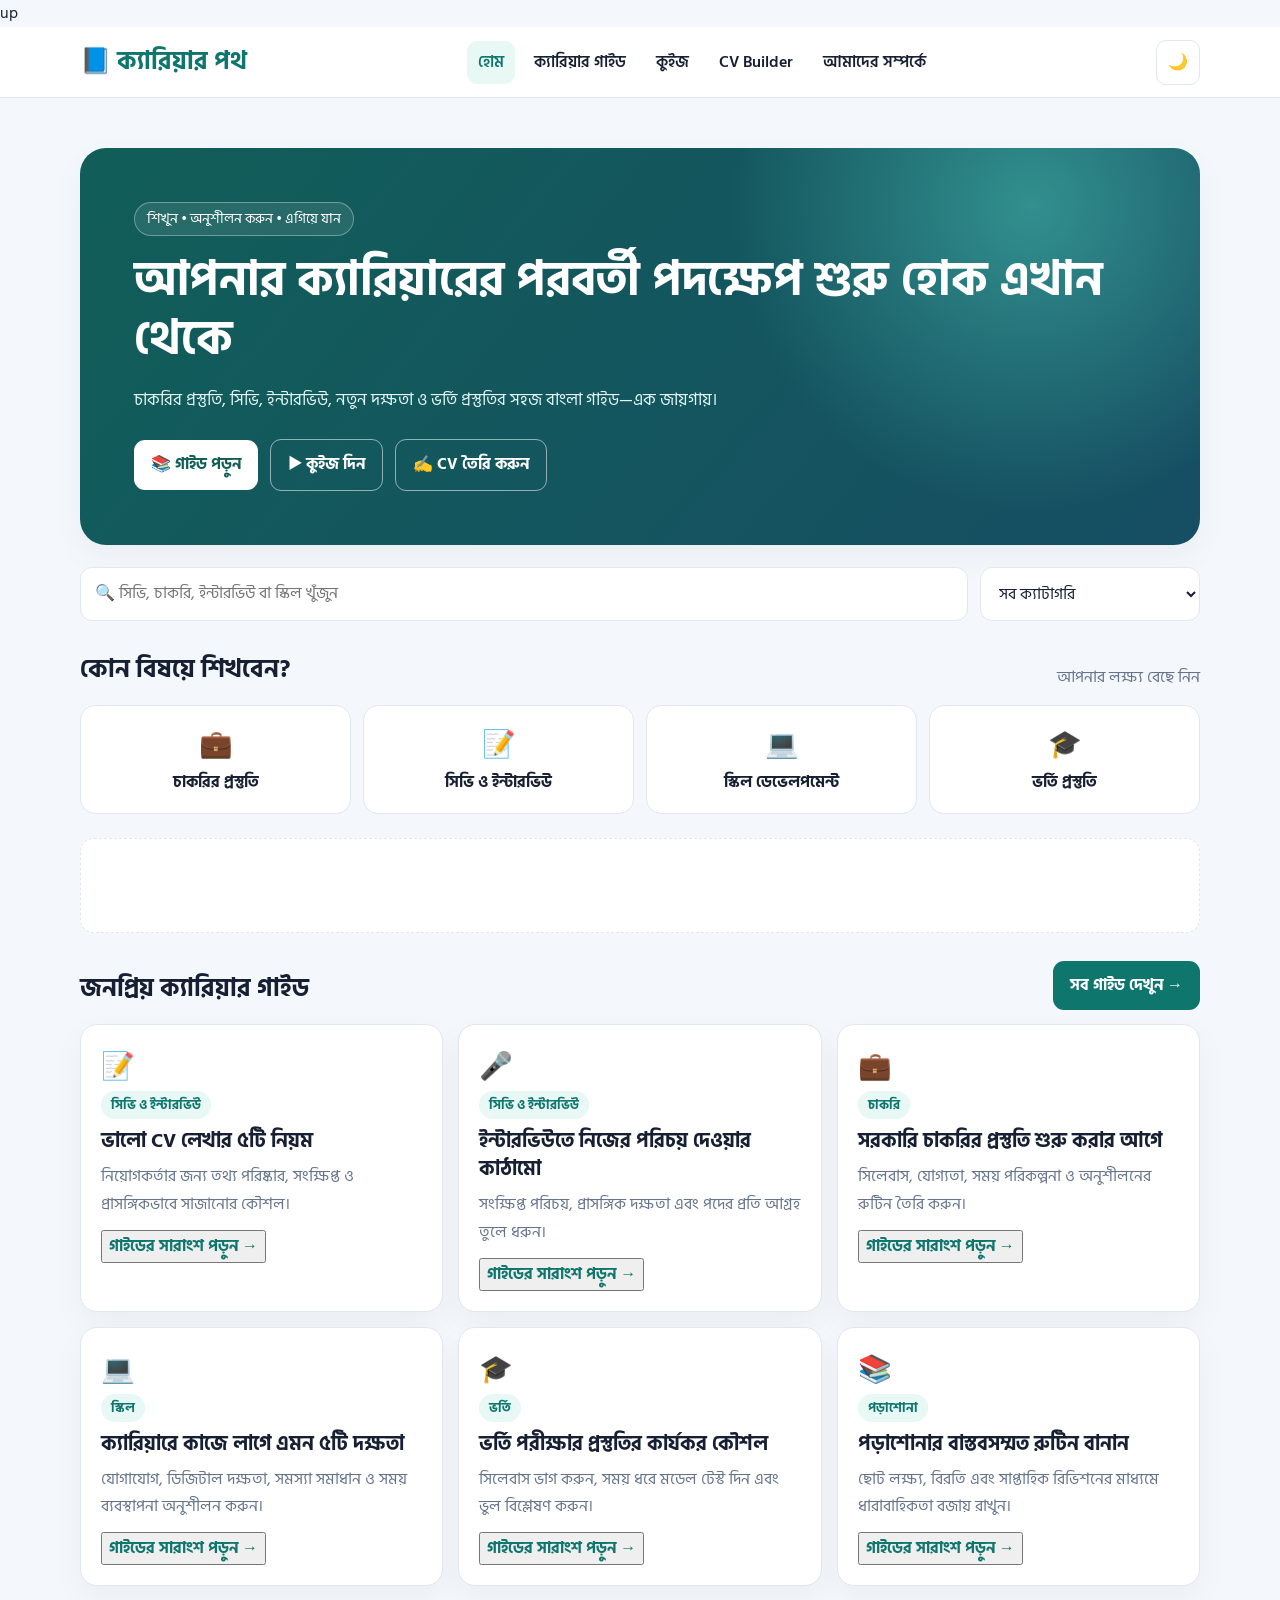
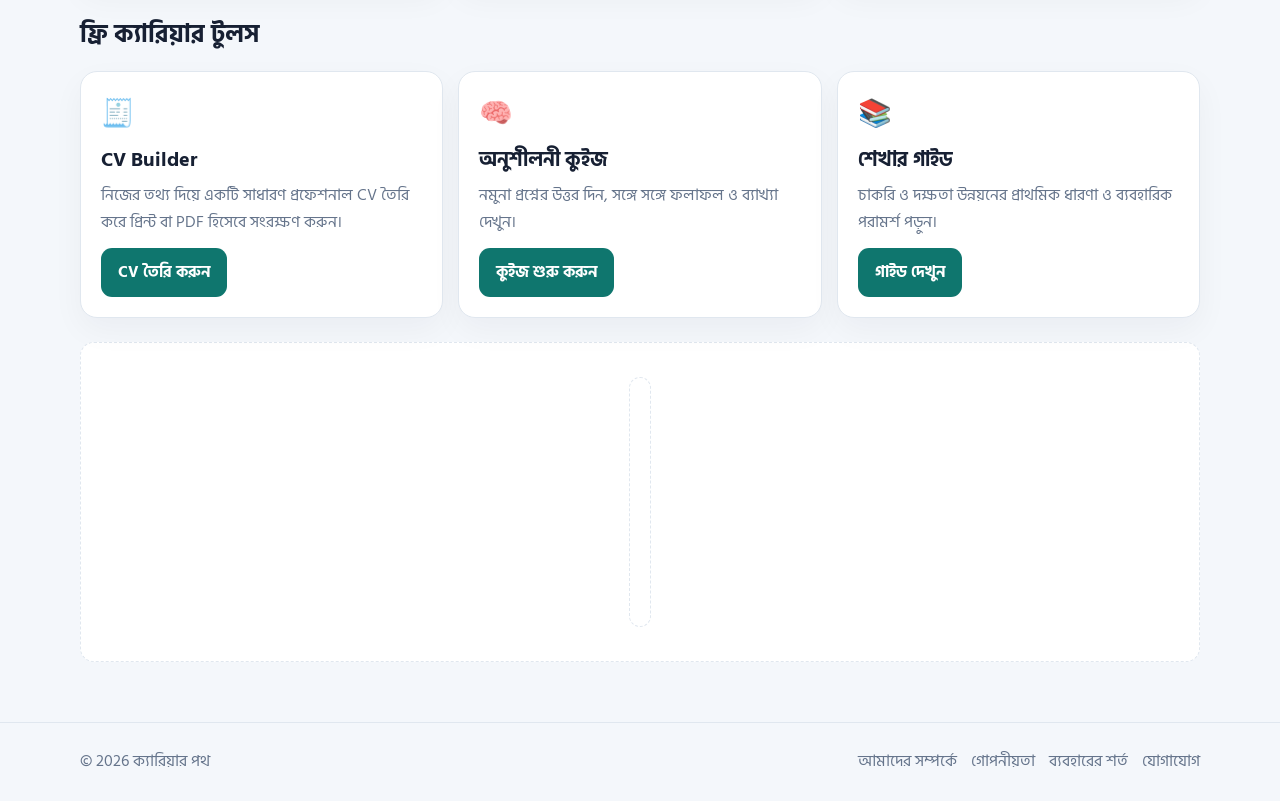
<file: index.html>
up<!DOCTYPE html>
<html lang="bn">
<head>
<meta charset="UTF-8">
<meta name="viewport" content="width=device-width, initial-scale=1">
<meta name="theme-color" content="#0f766e">
<title>ক্যারিয়ার পথ — শিক্ষা, চাকরি ও ক্যারিয়ার গাইড</title>
<meta name="description" content="বাংলায় ক্যারিয়ার গাইড, CV Builder, চাকরির প্রস্তুতি, ইন্টারভিউ টিপস ও অনুশীলনী কুইজ।">
<link rel="canonical" href="https://rifathossain122100-dev.github.io/">
<link rel="preconnect" href="https://fonts.googleapis.com">
<link href="https://fonts.googleapis.com/css2?family=Hind+Siliguri:wght@400;500;600;700&display=swap" rel="stylesheet">
<style>
:root{--bg:#f4f7fb;--card:#fff;--text:#172033;--muted:#65748b;--primary:#0f766e;--primary2:#115e59;--border:#e0e7ef;--soft:#e7f8f5;--shadow:0 12px 32px #0f172a0b}
body.dark{--bg:#0b1220;--card:#121d2e;--text:#edf4ff;--muted:#a6b4c8;--primary:#5eead4;--primary2:#99f6e4;--border:#29374b;--soft:#14312f;--shadow:0 12px 32px #0003}
*{box-sizing:border-box}html{scroll-behavior:smooth}body{margin:0;background:var(--bg);color:var(--text);font-family:'Hind Siliguri',sans-serif;line-height:1.7}a{color:inherit;text-decoration:none}button,input,textarea,select{font:inherit}button{cursor:pointer}.wrap{width:min(1120px,92%);margin:auto}
header{position:sticky;top:0;z-index:20;background:var(--card);border-bottom:1px solid var(--border)}.nav{min-height:70px;display:flex;align-items:center;justify-content:space-between;gap:16px;flex-wrap:wrap}.brand{font-size:25px;font-weight:700;color:var(--primary)}nav{display:flex;gap:8px;flex-wrap:wrap}nav button,.icon-btn{border:0;background:transparent;color:var(--text);padding:8px 11px;border-radius:10px;font-weight:600}nav button:hover,nav button.active{background:var(--soft);color:var(--primary)}.icon-btn{border:1px solid var(--border)}
main{padding-bottom:36px}.hero{margin:26px 0 22px;padding:clamp(26px,5vw,54px);border-radius:26px;color:white;background:radial-gradient(circle at 85% 15%,#5eead466,transparent 30%),linear-gradient(130deg,#115e59,#164e63);box-shadow:var(--shadow)}.pill{display:inline-block;border:1px solid #ffffff55;background:#ffffff18;border-radius:30px;padding:4px 12px;font-size:14px}.hero h1{font-size:clamp(30px,5vw,47px);line-height:1.25;margin:16px 0 12px}.hero p{max-width:680px;color:#e1f7f4;font-size:17px}.btn{display:inline-flex;align-items:center;justify-content:center;gap:7px;border:0;border-radius:11px;padding:11px 17px;background:var(--primary);color:white;font-weight:700}.hero .btn{background:#fff;color:#115e59;margin:7px 8px 0 0}.hero .btn.outline{background:transparent;color:white;border:1px solid #ffffff88}.section-head{display:flex;align-items:end;justify-content:space-between;gap:12px;margin:28px 0 14px}.section-head h2{font-size:25px;margin:0}.muted{color:var(--muted)}.searchrow{display:grid;grid-template-columns:1fr 220px;gap:12px;margin:20px 0}.field{width:100%;padding:12px 14px;border:1px solid var(--border);border-radius:12px;background:var(--card);color:var(--text);outline-color:var(--primary)}.grid{display:grid;grid-template-columns:repeat(3,minmax(0,1fr));gap:15px}.card{background:var(--card);border:1px solid var(--border);border-radius:17px;padding:20px;box-shadow:var(--shadow);min-width:0}.card h3{margin:8px 0;font-size:20px;line-height:1.4}.card p{color:var(--muted);margin:0 0 12px}.tag{display:inline-block;background:var(--soft);color:var(--primary);padding:3px 10px;border-radius:30px;font-size:13px;font-weight:700}.emoji{font-size:27px}.read{color:var(--primary);font-weight:700}.category-grid{display:grid;grid-template-columns:repeat(4,1fr);gap:12px}.category{background:var(--card);border:1px solid var(--border);border-radius:15px;padding:17px 10px;text-align:center;color:var(--text);font-weight:700}.category span{display:block;font-size:27px}.adslot{min-height:95px;margin:24px 0;background:var(--card);border:1px dashed var(--border);border-radius:14px;display:grid;place-items:center;text-align:center;padding:12px;color:var(--muted);overflow:hidden}.adslot small{display:block;font-size:11px}.page{display:none;padding-top:24px}.page.active{display:block}.page-intro{margin-bottom:20px}.two-col{display:grid;grid-template-columns:1fr 1fr;gap:16px}.formgrid{display:grid;grid-template-columns:1fr 1fr;gap:12px}.formgrid .full{grid-column:1/-1}.label{display:block;font-weight:600;margin-bottom:5px}.quiz-option{display:block;width:100%;text-align:left;padding:12px;margin:8px 0;border:1px solid var(--border);border-radius:11px;background:var(--card);color:var(--text)}.quiz-option:hover{border-color:var(--primary)}.quiz-option.correct{background:#dcfce7;color:#166534;border-color:#86efac}.quiz-option.wrong{background:#fee2e2;color:#991b1b;border-color:#fca5a5}.notice{padding:13px 15px;border-radius:12px;background:var(--soft);color:var(--text);margin:12px 0}.resume-preview{background:white;color:#172033;padding:28px;border:1px solid #d1d5db;border-radius:8px;min-height:260px}.resume-preview h2{margin:0;color:#115e59}.resume-preview hr{border:0;border-top:2px solid #0f766e;margin:10px 0}.resume-preview h3{margin:12px 0 3px}.resume-preview p{margin:3px 0}.footer{border-top:1px solid var(--border);padding:25px 0;color:var(--muted)}.footer-inner{display:flex;justify-content:space-between;gap:12px;flex-wrap:wrap}.footlinks{display:flex;gap:14px;flex-wrap:wrap}.empty{text-align:center;padding:25px;color:var(--muted);grid-column:1/-1}.small{font-size:13px}.hide{display:none!important}
@media(max-width:760px){.nav{padding:10px 0}.nav nav{order:3;width:100%;overflow-x:auto;flex-wrap:nowrap;padding-bottom:4px}.nav nav button{white-space:nowrap}.grid{grid-template-columns:1fr}.category-grid{grid-template-columns:repeat(2,1fr)}.searchrow,.two-col{grid-template-columns:1fr}.formgrid{grid-template-columns:1fr}.formgrid .full{grid-column:auto}.section-head{align-items:start;flex-direction:column}}
@media print{header,.hero,.no-print,.footer{display:none!important}body{background:white}.wrap{width:100%}.page{display:none!important}#cvPage{display:block!important}.resume-preview{border:0;padding:0}}
</style>
</head>
<body>
<header>
 <div class="wrap nav">
  <a href="#" class="brand" data-page="home">📘 ক্যারিয়ার পথ</a>
  <nav aria-label="প্রধান নেভিগেশন">
   <button class="active" data-page="home">হোম</button>
   <button data-page="guides">ক্যারিয়ার গাইড</button>
   <button data-page="quiz">কুইজ</button>
   <button data-page="cv">CV Builder</button>
   <button data-page="about">আমাদের সম্পর্কে</button>
  </nav>
  <button class="icon-btn" id="themeToggle" aria-label="থিম পরিবর্তন">🌙</button>
 </div>
</header>
<main class="wrap">
<section id="homePage" class="page active">
 <div class="hero">
  <span class="pill">শিখুন • অনুশীলন করুন • এগিয়ে যান</span>
  <h1>আপনার ক্যারিয়ারের পরবর্তী পদক্ষেপ শুরু হোক এখান থেকে</h1>
  <p>চাকরির প্রস্তুতি, সিভি, ইন্টারভিউ, নতুন দক্ষতা ও ভর্তি প্রস্তুতির সহজ বাংলা গাইড—এক জায়গায়।</p>
  <button class="btn" data-page="guides">📚 গাইড পড়ুন</button>
  <button class="btn outline" data-page="quiz">▶ কুইজ দিন</button>
  <button class="btn outline" data-page="cv">✍️ CV তৈরি করুন</button>
 </div>
 <div class="searchrow">
  <input class="field" id="homeSearch" type="search" placeholder="🔍 সিভি, চাকরি, ইন্টারভিউ বা স্কিল খুঁজুন">
  <select class="field" id="homeCategory"><option value="সব">সব ক্যাটাগরি</option><option>চাকরি</option><option>সিভি ও ইন্টারভিউ</option><option>স্কিল</option><option>ভর্তি</option><option>পড়াশোনা</option></select>
 </div>
 <div class="section-head"><h2>কোন বিষয়ে শিখবেন?</h2><span class="muted">আপনার লক্ষ্য বেছে নিন</span></div>
 <div class="category-grid">
  <button class="category" data-filter="চাকরি"><span>💼</span>চাকরির প্রস্তুতি</button>
  <button class="category" data-filter="সিভি ও ইন্টারভিউ"><span>📝</span>সিভি ও ইন্টারভিউ</button>
  <button class="category" data-filter="স্কিল"><span>💻</span>স্কিল ডেভেলপমেন্ট</button>
  <button class="category" data-filter="ভর্তি"><span>🎓</span>ভর্তি প্রস্তুতি</button>
 </div>
 <div class="adslot" aria-label="বিজ্ঞাপন">
  <script async="async" data-cfasync="false" src="https://bauval.org/21/ec439798a4ac57d66d817106ff1d4ce7"></script>
  <div id="container-ec439798a4ac57d66d817106ff1d4ce7"></div>
</div>
 <div class="section-head"><h2>জনপ্রিয় ক্যারিয়ার গাইড</h2><button class="btn" data-page="guides">সব গাইড দেখুন →</button></div>
 <div class="grid" id="homeArticles"></div>
 <div class="section-head"><h2>ফ্রি ক্যারিয়ার টুলস</h2></div>
 <div class="grid">
  <article class="card"><div class="emoji">🧾</div><h3>CV Builder</h3><p>নিজের তথ্য দিয়ে একটি সাধারণ প্রফেশনাল CV তৈরি করে প্রিন্ট বা PDF হিসেবে সংরক্ষণ করুন।</p><button class="btn" data-page="cv">CV তৈরি করুন</button></article>
  <article class="card"><div class="emoji">🧠</div><h3>অনুশীলনী কুইজ</h3><p>নমুনা প্রশ্নের উত্তর দিন, সঙ্গে সঙ্গে ফলাফল ও ব্যাখ্যা দেখুন।</p><button class="btn" data-page="quiz">কুইজ শুরু করুন</button></article>
  <article class="card"><div class="emoji">📚</div><h3>শেখার গাইড</h3><p>চাকরি ও দক্ষতা উন্নয়নের প্রাথমিক ধারণা ও ব্যবহারিক পরামর্শ পড়ুন।</p><button class="btn" data-page="guides">গাইড দেখুন</button></article>
 </div>
</section>

<section id="guidesPage" class="page">
 <div class="page-intro"><span class="tag">CAREER LIBRARY</span><h1>ক্যারিয়ার গাইড ও শেখার লাইব্রেরি</h1><p class="muted">বিষয় বা কীওয়ার্ড দিয়ে গাইড খুঁজুন। প্রকাশিত তথ্যের তারিখ ও উৎস প্রতিটি নিবন্ধে যাচাই করুন।</p></div>
 <div class="searchrow"><input class="field" id="guideSearch" type="search" placeholder="গাইড খুঁজুন..."><select class="field" id="guideCategory"><option value="সব">সব ক্যাটাগরি</option><option>চাকরি</option><option>সিভি ও ইন্টারভিউ</option><option>স্কিল</option><option>ভর্তি</option><option>পড়াশোনা</option></select></div>
 <div class="grid" id="allArticles"></div>
 <div class="notice">তথ্যসংক্রান্ত সতর্কতা: এখানে দেওয়া গাইড সাধারণ শিক্ষামূলক তথ্য। চাকরির বিজ্ঞপ্তি, যোগ্যতা, তারিখ ও সরকারি নিয়ম সংশ্লিষ্ট অফিসিয়াল উৎস থেকে যাচাই করুন।</div>
</section>

<section id="quizPage" class="page">
 <div class="page-intro"><span class="tag">PRACTICE QUIZ</span><h1>ক্যারিয়ার প্রস্তুতি কুইজ</h1><p class="muted">এটি একটি নমুনা অনুশীলনী কুইজ—এটি কোনো অফিসিয়াল পরীক্ষার প্রশ্নপত্র নয়।</p></div>
 <div class="card" id="quizBox">
  <div class="section-head"><h2 id="quizProgress">প্রশ্ন ১</h2><span class="tag">নিজেকে যাচাই করুন</span></div>
  <h3 id="quizQuestion"></h3><div id="quizOptions"></div><p id="quizFeedback" aria-live="polite" class="muted"></p>
  <button class="btn" id="nextQuestion">পরের প্রশ্ন →</button>
  <button class="btn" id="restartQuiz" style="display:none">আবার শুরু করুন</button>
 </div>
</section>

<section id="cvPage" class="page">
 <div class="page-intro no-print"><span class="tag">FREE TOOL</span><h1>সহজ CV Builder</h1><p class="muted">নিজের সঠিক তথ্য লিখুন। Preview তৈরি করে Print চাপুন; প্রিন্ট ডায়ালগে “Save as PDF” নির্বাচন করা যায়। তথ্য এই ব্রাউজারে সার্ভারে পাঠানো হয় না।</p></div>
 <div class="two-col no-print">
  <form class="card" id="cvForm">
   <h2>আপনার তথ্য</h2>
   <div class="formgrid">
    <div class="full"><label class="label" for="cvName">পূর্ণ নাম *</label><input class="field" id="cvName" required placeholder="আপনার নাম"></div>
    <div><label class="label" for="cvEmail">ইমেইল</label><input class="field" id="cvEmail" type="email" placeholder="name@example.com"></div>
    <div><label class="label" for="cvPhone">ফোন</label><input class="field" id="cvPhone" placeholder="মোবাইল নম্বর"></div>
    <div class="full"><label class="label" for="cvAddress">ঠিকানা / শহর</label><input class="field" id="cvAddress" placeholder="শহর, জেলা"></div>
    <div class="full"><label class="label" for="cvObjective">Career Objective</label><textarea class="field" id="cvObjective" rows="3" placeholder="আপনার পেশাগত লক্ষ্য"></textarea></div>
    <div class="full"><label class="label" for="cvEducation">শিক্ষাগত যোগ্যতা</label><textarea class="field" id="cvEducation" rows="3" placeholder="ডিগ্রি, প্রতিষ্ঠান, বছর, ফলাফল"></textarea></div>
    <div class="full"><label class="label" for="cvSkills">দক্ষতা</label><textarea class="field" id="cvSkills" rows="2" placeholder="যেমন: MS Word, Communication, বাংলা/ইংরেজি"></textarea></div>
    <div class="full"><label class="label" for="cvExperience">অভিজ্ঞতা / প্রজেক্ট</label><textarea class="field" id="cvExperience" rows="3" placeholder="প্রাসঙ্গিক অভিজ্ঞতা বা প্রজেক্ট; না থাকলে ফাঁকা রাখুন"></textarea></div>
   </div>
   <p><button class="btn" type="submit">Preview আপডেট করুন</button> <button class="btn" type="button" id="printCV">প্রিন্ট / PDF</button></p>
   <p class="small muted">মিথ্যা যোগ্যতা বা অভিজ্ঞতা লিখবেন না। চাকরির ধরন অনুযায়ী CV পরিবর্তন করুন।</p>
  </form>
  <div class="card"><h2>CV Preview</h2><div class="resume-preview" id="resumePreview"><h2>আপনার নাম</h2><p>আপনার যোগাযোগের তথ্য</p><hr><h3>Career Objective</h3><p>আপনার পেশাগত লক্ষ্য এখানে দেখা যাবে।</p><h3>Education</h3><p>আপনার শিক্ষাগত যোগ্যতা</p></div></div>
 </div>
 <div class="resume-preview hide" id="printOnlyPreview"></div>
</section>

<section id="aboutPage" class="page">
 <div class="page-intro"><span class="tag">ABOUT</span><h1>ক্যারিয়ার পথ সম্পর্কে</h1><p class="muted">শিক্ষা, চাকরির প্রস্তুতি এবং দক্ষতা উন্নয়নকে সহজ ভাষায় তুলে ধরাই এই ওয়েবসাইটের উদ্দেশ্য।</p></div>
 <div class="grid">
  <article class="card"><div class="emoji">🎯</div><h3>আমাদের উদ্দেশ্য</h3><p>বাংলাভাষী শিক্ষার্থী ও চাকরিপ্রার্থীদের জন্য ব্যবহারিক গাইড, অনুশীলনী ও সহজ টুল এক জায়গায় রাখা।</p></article>
  <article class="card"><div class="emoji">🔎</div><h3>তথ্যের নির্ভরযোগ্যতা</h3><p>গুরুত্বপূর্ণ নিয়ম, চাকরির বিজ্ঞপ্তি ও সময়সীমা সংশ্লিষ্ট অফিসিয়াল উৎস থেকে যাচাই করা উচিত।</p></article>
  <article class="card"><div class="emoji">✉️</div><h3>যোগাযোগ</h3><p>প্রশ্ন, সংশোধন বা মতামতের জন্য আপনার কার্যকর ইমেইল ঠিকানা এখানে প্রকাশ করুন।</p><p><b>ইমেইল:</b> [আপনার যোগাযোগের ইমেইল যোগ করুন]</p></article>
 </div>
 <div class="notice">প্রকাশের আগে এই পেজে প্রকৃত পরিচালকের পরিচয়/সম্পাদকীয় নীতি এবং কাজ করে এমন যোগাযোগের ঠিকানা যোগ করুন। এখানে কোনো কাল্পনিক পরিচয় দেওয়া হয়নি।</div>
style="display:none">আবার শুরু করুন</button>
 </div>
</section>

<section id="cvPage" class="page">
 <div class="page-intro no-print"><span class="tag">FREE TOOL</span><h1>সহজ CV Builder</h1><p class="muted">নিজের সঠিক তথ্য লিখুন। Preview তৈরি করে Print চাপুন; প্রিন্ট ডায়ালগে “Save as PDF” নির্বাচন করা যায়। তথ্য এই ব্রাউজারে সার্ভারে পাঠানো হয় না।</p></div>
 <div class="two-col no-print">
  <form class="card" id="cvForm">
   <h2>আপনার তথ্য</h2>
   <div class="formgrid">
    <div class="full"><label class="label" for="cvName">পূর্ণ নাম *</label><input class="field" id="cvName" required placeholder="আপনার নাম"></div>
    <div><label class="label" for="cvEmail">ইমেইল</label><input class="field" id="cvEmail" type="email" placeholder="name@example.com"></div>
    <div><label class="label" for="cvPhone">ফোন</label><input class="field" id="cvPhone" placeholder="মোবাইল নম্বর"></div>
    <div class="full"><label class="label" for="cvAddress">ঠিকানা / শহর</label><input class="field" id="cvAddress" placeholder="শহর, জেলা"></div>
    <div class="full"><label class="label" for="cvObjective">Career Objective</label><textarea class="field" id="cvObjective" rows="3" placeholder="আপনার পেশাগত লক্ষ্য"></textarea></div>
    <div class="full"><label class="label" for="cvEducation">শিক্ষাগত যোগ্যতা</label><textarea class="field" id="cvEducation" rows="3" placeholder="ডিগ্রি, প্রতিষ্ঠান, বছর, ফলাফল"></textarea></div>
    <div class="full"><label class="label" for="cvSkills">দক্ষতা</label><textarea class="field" id="cvSkills" rows="2" placeholder="যেমন: MS Word, Communication, বাংলা/ইংরেজি"></textarea></div>
    <div class="full"><label class="label" for="cvExperience">অভিজ্ঞতা / প্রজেক্ট</label><textarea class="field" id="cvExperience" rows="3" placeholder="প্রাসঙ্গিক অভিজ্ঞতা বা প্রজেক্ট; না থাকলে ফাঁকা রাখুন"></textarea></div>
   </div>
   <p><button class="btn" type="submit">Preview আপডেট করুন</button> <button class="btn" type="button" id="printCV">প্রিন্ট / PDF</button></p>
   <p class="small muted">মিথ্যা যোগ্যতা বা অভিজ্ঞতা লিখবেন না। চাকরির ধরন অনুযায়ী CV পরিবর্তন করুন।</p>
  </form>
  <div class="card"><h2>CV Preview</h2><div class="resume-preview" id="resumePreview"><h2>আপনার নাম</h2><p>আপনার যোগাযোগের তথ্য</p><hr><h3>Career Objective</h3><p>আপনার পেশাগত লক্ষ্য এখানে দেখা যাবে।</p><h3>Education</h3><p>আপনার শিক্ষাগত যোগ্যতা</p></div></div>
 </div>
 <div class="resume-preview hide" id="printOnlyPreview"></div>
</section>

<section id="aboutPage" class="page">
 <div class="page-intro"><span class="tag">ABOUT</span><h1>ক্যারিয়ার পথ সম্পর্কে</h1><p class="muted">শিক্ষা, চাকরির প্রস্তুতি এবং দক্ষতা উন্নয়নকে সহজ ভাষায় তুলে ধরাই এই ওয়েবসাইটের উদ্দেশ্য।</p></div>
 <div class="grid">
  <article class="card"><div class="emoji">🎯</div><h3>আমাদের উদ্দেশ্য</h3><p>বাংলাভাষী শিক্ষার্থী ও চাকরিপ্রার্থীদের জন্য ব্যবহারিক গাইড, অনুশীলনী ও সহজ টুল এক জায়গায় রাখা।</p></article>
  <article class="card"><div class="emoji">🔎</div><h3>তথ্যের নির্ভরযোগ্যতা</h3><p>গুরুত্বপূর্ণ নিয়ম, চাকরির বিজ্ঞপ্তি ও সময়সীমা সংশ্লিষ্ট অফিসিয়াল উৎস থেকে যাচাই করা উচিত।</p></article>
  <article class="card"><div class="emoji">✉️</div><h3>যোগাযোগ</h3><p>প্রশ্ন, সংশোধন বা মতামতের জন্য আপনার কার্যকর ইমেইল ঠিকানা এখানে প্রকাশ করুন।</p><p><b>ইমেইল:</b> [আপনার যোগাযোগের ইমেইল যোগ করুন]</p></article>
 </div>
 <div class="notice">প্রকাশের আগে এই পেজে প্রকৃত পরিচালকের পরিচয়/সম্পাদকীয় নীতি এবং কাজ করে এমন যোগাযোগের ঠিকানা যোগ করুন। এখানে কোনো কাল্পনিক পরিচয় দেওয়া হয়নি।</div>
 <h2>গোপনীয়তা ও ব্যবহারের শর্ত</h2>
 <div class="card"><h3>গোপনীয়তা</h3><p>এই ডেমোতে CV Builder-এর তথ্য স্থানীয় পেজে দেখানো হয়; কোনো সার্ভারে পাঠানো হয় না। বিজ্ঞাপন বা তৃতীয় পক্ষের টুল যুক্ত করলে তাদের ডেটা সংগ্রহ, কুকি ও গোপনীয়তা নীতি আলাদাভাবে উল্লেখ ও যাচাই করতে হবে।</p><h3>ব্যবহারের শর্ত</h3><p>এই ওয়েবসাইটের গাইড সাধারণ শিক্ষামূলক উদ্দেশ্যে। কোনো চাকরি, ভর্তি বা পরীক্ষায় সাফল্যের নিশ্চয়তা দেওয়া হয় না। অফিসিয়াল তথ্য সংশ্লিষ্ট কর্তৃপক্ষের ওয়েবসাইটে যাচাই করুন।</p></div>
</section>

<div class="adslot" aria-label="ব্যানার বিজ্ঞাপন" style="min-height:50px; padding:10px; overflow:hidden;">
  

<div class="adslot" aria-label="Banner advertisement 300x250" style="min-height:250px; padding:10px; overflow:hidden;">
  
</div>
</main>
<footer class="footer"><div class="wrap footer-inner"><span>© <span id="year"></span> ক্যারিয়ার পথ</span><div class="footlinks"><a href="#" data-page="about">আমাদের সম্পর্কে</a><a href="#" data-page="about">গোপনীয়তা</a><a href="#" data-page="about">ব্যবহারের শর্ত</a><a href="#" data-page="about">যোগাযোগ</a></div></div></footer>

<script>
const articleData=[
 {title:"ভালো CV লেখার ৫টি নিয়ম",desc:"নিয়োগকর্তার জন্য তথ্য পরিষ্কার, সংক্ষিপ্ত ও প্রাসঙ্গিকভাবে সাজানোর কৌশল।",cat:"সিভি ও ইন্টারভিউ",icon:"📝",url:"/cv-likhar-niyom.html",date:"শিক্ষামূলক গাইড",body:"CV-তে যোগাযোগের তথ্য, সংক্ষিপ্ত career objective, প্রাসঙ্গিক শিক্ষা, দক্ষতা এবং সত্যিকারের অভিজ্ঞতা সাজিয়ে লিখুন। চাকরির বিবরণের সঙ্গে মেলে এমন তথ্য আগে রাখুন। বানান ও যোগাযোগের তথ্য জমা দেওয়ার আগে যাচাই করুন।"},
 {title:"ইন্টারভিউতে নিজের পরিচয় দেওয়ার কাঠামো",desc:"সংক্ষিপ্ত পরিচয়, প্রাসঙ্গিক দক্ষতা এবং পদের প্রতি আগ্রহ তুলে ধরুন।",cat:"সিভি ও ইন্টারভিউ",icon:"🎤",url:"/interview-self-intro.html",date:"শিক্ষামূলক গাইড",body:"নিজের নাম ও শিক্ষাগত পরিচয় দিয়ে শুরু করুন। এরপর পদের সঙ্গে সম্পর্কিত দক্ষতা বা প্রকল্পের উদাহরণ দিন। শেষে কেন এই পদে আগ্রহী তা সংক্ষেপে বলুন। মুখস্থ শোনানোর বদলে স্বাভাবিকভাবে অনুশীলন করুন।"},
 {title:"সরকারি চাকরির প্রস্তুতি শুরু করার আগে",desc:"সিলেবাস, যোগ্যতা, সময় পরিকল্পনা ও অনুশীলনের রুটিন তৈরি করুন।",cat:"চাকরি",icon:"💼",url:"/govt-job-prep-start.html",date:"শিক্ষামূলক গাইড",body:"প্রথমে সংশ্লিষ্ট নিয়োগকারী প্রতিষ্ঠানের অফিসিয়াল বিজ্ঞপ্তি থেকে যোগ্যতা, সিলেবাস ও সময়সীমা যাচাই করুন। এরপর বিষয়ভিত্তিক পরিকল্পনা, নিয়মিত অনুশীলন এবং ভুলের খাতা তৈরি করুন। অননুমোদিত সূত্রের তারিখের ওপর নির্ভর করবেন না।"},
 {title:"ক্যারিয়ারে কাজে লাগে এমন ৫টি দক্ষতা",desc:"যোগাযোগ, ডিজিটাল দক্ষতা, সমস্যা সমাধান ও সময় ব্যবস্থাপনা অনুশীলন করুন।",cat:"স্কিল",icon:"💻",url:"/skills-after-graduation.html",date:"শিক্ষামূলক গাইড",body:"পেশা অনুযায়ী দক্ষতার চাহিদা আলাদা। সাধারণভাবে যোগাযোগ, ডিজিটাল টুল ব্যবহার, সমস্যা সমাধান, দলগত কাজ এবং সময় ব্যবস্থাপনা উপকারী। ছোট প্রজেক্ট তৈরি করে শেখা দক্ষতার প্রমাণ দেখাতে পারেন।"},
 {title:"ভর্তি পরীক্ষার প্রস্তুতির কার্যকর কৌশল",desc:"সিলেবাস ভাগ করুন, সময় ধরে মডেল টেস্ট দিন এবং ভুল বিশ্লেষণ করুন।",cat:"ভর্তি",icon:"🎓",url:"/admission-prep-tips.html",date:"শিক্ষামূলক গাইড",body:"সর্বশেষ অফিসিয়াল ভর্তি বিজ্ঞপ্তি ও সিলেবাস সংগ্রহ করুন। অধ্যায়ভিত্তিক লক্ষ্য নির্ধারণ করুন, নিয়মিত প্রশ্ন সমাধান করুন এবং সময় ধরে মডেল টেস্ট দিন। ভুল উত্তর কেন হয়েছে তা লিখে আবার অনুশীলন করুন।"},
 {title:"পড়াশোনার বাস্তবসম্মত রুটিন বানান",desc:"ছোট লক্ষ্য, বিরতি এবং সাপ্তাহিক রিভিশনের মাধ্যমে ধারাবাহিকতা বজায় রাখুন।",cat:"পড়াশোনা",icon:"📚",url:"#",date:"শিক্ষামূলক গাইড",body:"নিজের সময় ও শক্তি অনুযায়ী ছোট লক্ষ্য নির্ধারণ করুন। পড়ার মাঝে ছোট বিরতি নিন, আগের বিষয় রিভিশন করুন এবং সপ্তাহ শেষে অগ্রগতি যাচাই করুন। অন্যের রুটিন হুবহু অনুসরণ না করে নিজের প্রয়োজন অনুযায়ী বদলান।"}
];
function articleCard(a){return `<article class="card"><div class="emoji">${a.icon}</div><span class="tag">${a.cat}</span><h3>${a.title}</h3><p>${a.desc}</p><button class="read" data-article="${articleData.indexOf(a)}">গাইডের সারাংশ পড়ুন →</button></article>`}
function renderArticles(target,query="",category="সব"){let items=articleData.filter(a=>(category==="সব"||a.cat===category)&&(a.title+" "+a.desc+" "+a.cat).toLowerCase().includes(query.toLowerCase()));document.getElementById(target).innerHTML=items.length?items.map(articleCard).join(""):'<div class="empty">কোনো গাইড পাওয়া যায়নি। অন্য শব্দ দিয়ে চেষ্টা করুন।</div>'}
function showPage(name){document.querySelectorAll(".page").forEach(p=>p.classList.remove("active"));let el=document.getElementById(name+"Page");if(el)el.classList.add("active");document.querySelectorAll("[data-page]").forEach(b=>b.classList.toggle("active",b.dataset.page===name));window.scrollTo({top:0,behavior:"smooth"});if(name==="guides")renderArticles("allArticles",document.getElementById("guideSearch").value,document.getElementById("guideCategory").value)}
document.addEventListener("click",e=>{let p=e.target.closest("[data-page]");if(p){e.preventDefault();showPage(p.dataset.page)}let f=e.target.closest("[data-filter]");if(f){document.getElementById("homeCategory").value=f.dataset.filter;renderHome()}let a=e.target.closest("[data-article]");if(a){let item=articleData[Number(a.dataset.article)];alert(item.title+"\n\n"+item.body+"\n\nনোট: এটি সাধারণ শিক্ষামূলক তথ্য। গুরুত্বপূর্ণ নিয়ম সংশ্লিষ্ট অফিসিয়াল উৎস থেকে যাচাই করুন।")}})
function renderHome(){renderArticles("homeArticles",document.getElementById("homeSearch").value,document.getElementById("homeCategory").value)}
document.getElementById("homeSearch").addEventListener("input",renderHome);document.getElementById("homeCategory").addEventListener("change",renderHome);
document.getElementById("guideSearch").addEventListener("input",()=>renderArticles("allArticles",document.getElementById("guideSearch").value,document.getElementById("guideCategory").value));
document.getElementById("guideCategory").addEventListener("change",()=>renderArticles("allArticles",document.getElementById("guideSearch").value,document.getElementById("guideCategory").value));
document.getElementById("year").textContent=new Date().getFullYear();
const themeToggle=document.getElementById("themeToggle");function applyTheme(d){document.body.classList.toggle("dark",d);themeToggle.textContent=d?"☀️":"🌙";localStorage.setItem("careerTheme",d?"dark":"light")}applyTheme(localStorage.getItem("careerTheme")==="dark");themeToggle.addEventListener("click",()=>applyTheme(!document.body.classList.contains("dark")));
const quiz=[
 {q:"একটি CV-তে কোন তথ্যটি সবচেয়ে গুরুত্বপূর্ণ?",o:["অপ্রাসঙ্গিক ব্যক্তিগত গল্প","পদের সঙ্গে সম্পর্কিত সত্য তথ্য","অনেক রঙ ও ফন্ট","যাচাই না করা অভিজ্ঞতা"],a:1,why:"CV-তে পদের সঙ্গে সম্পর্কিত এবং সত্য তথ্য স্পষ্টভাবে তুলে ধরা উচিত।"},
 {q:"চাকরির বিজ্ঞপ্তির যোগ্যতা যাচাই করার সবচেয়ে নির্ভরযোগ্য উপায় কোনটি?",o:["শুধু সামাজিক মাধ্যমের পোস্ট","বন্ধুর অনুমান","নিয়োগকারী প্রতিষ্ঠানের অফিসিয়াল বিজ্ঞপ্তি","পুরোনো বছরের বিজ্ঞপ্তি"],a:2,why:"যোগ্যতা ও সময়সীমা সংশ্লিষ্ট প্রতিষ্ঠানের সর্বশেষ অফিসিয়াল বিজ্ঞপ্তি থেকে যাচাই করুন।"},
 {q:"ইন্টারভিউর আগে কোন প্রস্তুতিটি ভালো?",o:["প্রতিষ্ঠান ও পদের তথ্য পড়া","কোনো প্রশ্ন অনুশীলন না করা","দেরিতে পৌঁছানোর পরিকল্পনা","অভিজ্ঞতা বানিয়ে বলা"],a:0,why:"প্রতিষ্ঠান, পদ ও নিজের প্রাসঙ্গিক উদাহরণ নিয়ে প্রস্তুতি নেওয়া ভালো।"},
 {q:"নতুন দক্ষতা শেখার ভালো পদ্ধতি কোনটি?",o:["শুধু ভিডিও দেখা, অনুশীলন নয়","ছোট প্রজেক্টে প্রয়োগ ও ফিডব্যাক নেওয়া","একদিনেই সব শেখার চেষ্টা","ভুল এড়াতে চেষ্টা না করা"],a:1,why:"বাস্তব অনুশীলন, প্রজেক্ট এবং ফিডব্যাক দক্ষতা উন্নত করতে সাহায্য করে।"},
 {q:"মডেল টেস্টের পর কী করা উচিত?",o:["ভুলগুলো উপেক্ষা করা","শুধু স্কোর দেখা","ভুল বিশ্লেষণ করে আবার অনুশীলন","বিষয়টি আর না পড়া"],a:2,why:"ভুলের কারণ বুঝে সংশোধন করলে শেখা আরও কার্যকর হয়।"}
];let qi=0,score=0,answered=false;
function loadQuiz(){answered=false;let q=quiz[qi];document.getElementById("quizProgress").textContent=`প্রশ্ন ${qi+1} / ${quiz.length}`;document.getElementById("quizQuestion").textContent=q.q;document.getElementById("quizFeedback").textContent="";document.getElementById("quizOptions").innerHTML=q.o.map((x,i)=>`<button class="quiz-option" data-answer="${i}">${String.fromCharCode(কCode(i))}. ${x}</button>`).join("");document.getElementById("nextQuestion").style.display="inline-flex";document.getElementById("nextQuestion").textContent=qi===quiz.length-1?"ফলাফল দেখুন":"পরের প্রশ্ন →";document.getElementById("restartQuiz").style.display="none"}
function কCode(i){return 0x0995+i}
document.getElementById("quizOptions").addEventListener("click",e=>{let b=e.target.closest("[data-answer]");if(!b||answered)return;answered=true;let q=quiz[qi],v=Number(b.dataset.answer);if(v===q.a)score++;document.querySelectorAll(".quiz-option").forEach((el,i)=>{if(i===q.a)el.classList.add("correct");if(i===v&&v!==q.a)el.classList.add("wrong")});document.getElementById("quizFeedback").textContent=(v===q.a?"সঠিক উত্তর! ":"সঠিক উত্তরটি চিহ্নিত করা হয়েছে। ")+q.why});
document.getElementById("nextQuestion").addEventListener("click",()=>{if(!answered){document.getElementById("quizFeedback").textContent="আগে একটি উত্তর নির্বাচন করুন।";return}if(qi<quiz.length-1){qi++;loadQuiz()}else{document.getElementById("quizProgress").textContent="আপনার ফলাফল";document.getElementById("quizQuestion").textContent=`আপনি ${quiz.length}টির মধ্যে ${score}টি সঠিক উত্তর দিয়েছেন।`;document.getElementById("quizOptions").innerHTML=`<p>${score>=4?"দারুণ!":"ভালো চেষ্টা।"} ভুল প্রশ্নগুলোর ব্যাখ্যা পড়ে আবার অনুশীলন করুন।</p>`;document.getElementById("quizFeedback").textContent="এটি কেবল নমুনা অনুশীলনী কুইজ; কোনো অফিসিয়াল পরীক্ষার ফল নয়।";document.getElementById("nextQuestion").style.display="none";document.getElementById("restartQuiz").style.display="inline-flex"}});
document.getElementById("restartQuiz").addEventListener("click",()=>{qi=0;score=0;loadQuiz()});loadQuiz();
function val(id){return document.getElementById(id).value.trim()}function esc(s){return s.replace(/[&<>"']/g,c=>({"&":"&amp;","<":"&lt;",">":"&gt;",'"':"&quot;","'":"&#39;"}[c]))}
function updateCV(){let name=val("cvName")||"আপনার নাম",email=val("cvEmail"),phone=val("cvPhone"),address=val("cvAddress"),obj=val("cvObjective"),edu=val("cvEducation"),skills=val("cvSkills"),exp=val("cvExperience");let contact=[email,phone,address].filter(Boolean).map(esc).join(" · ");let section=(title,content)=>content?`<h3>${title}</h3><p>${esc(content).replace(/\n/g,"<br>")}</p>`:"";let out=`<h2>${esc(name)}</h2><p>${contact||"যোগাযোগের তথ্য যোগ করুন"}</p><hr>${section("Career Objective",obj)}${section("Education",edu)}${section("Skills",skills)}${section("Experience / Projects",exp)}<p class="small" style="margin-top:20px">তথ্য প্রার্থী কর্তৃক প্রদত্ত। জমা দেওয়ার আগে সব তথ্য যাচাই করুন।</p>`;document.getElementById("resumePreview").innerHTML=out;document.getElementById("printOnlyPreview").innerHTML=out}
document.getElementById("cvForm").addEventListener("submit",e=>{e.preventDefault();updateCV()});document.getElementById("printCV").addEventListener("click",()=>{if(!val("cvName")){alert("প্রথমে আপনার পূর্ণ নাম লিখুন।");return}updateCV();window.print()});
renderHome();renderArticles("allArticles");
</script>
</body>
</html>
</file>
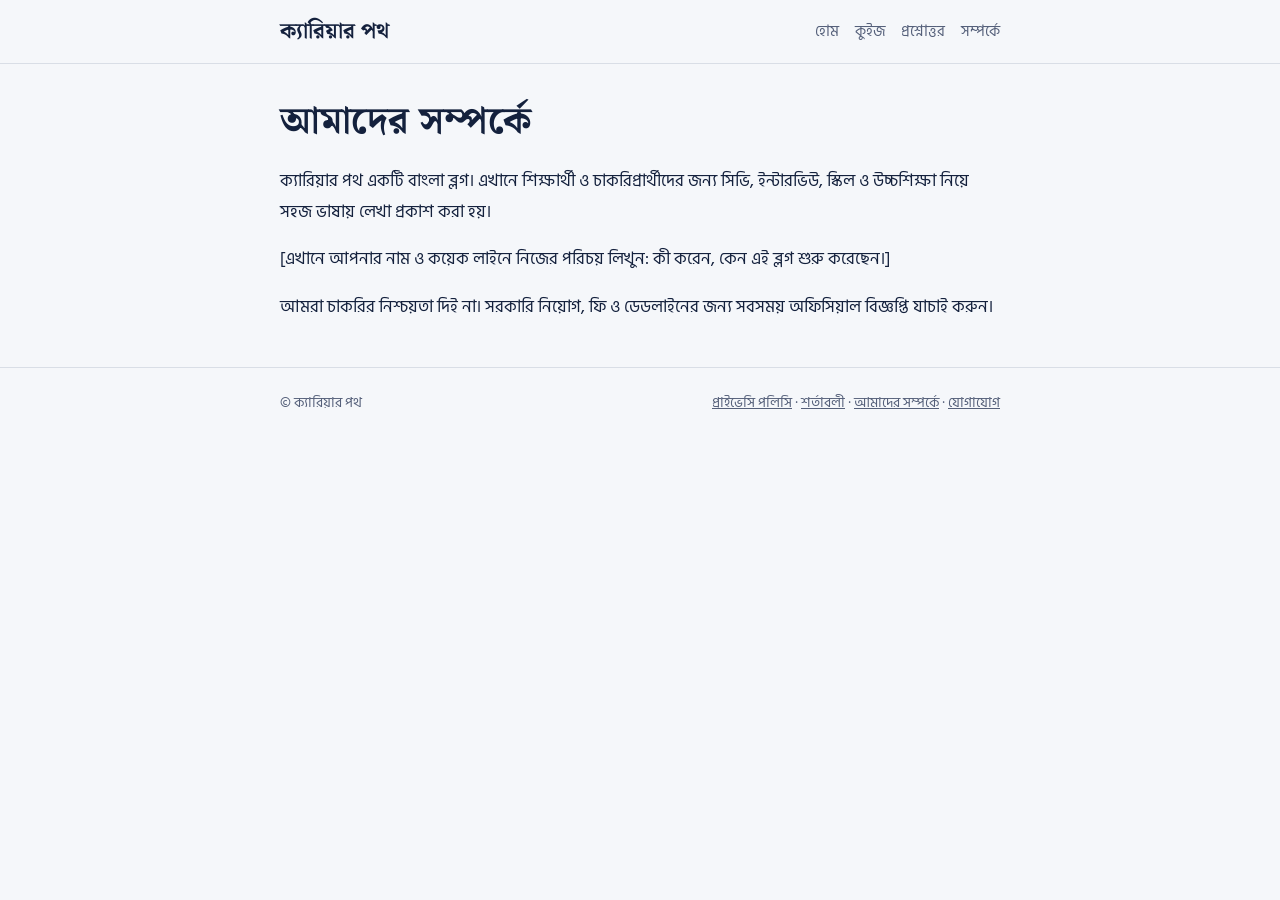
<file: about.html>
<!DOCTYPE html>
<html lang="bn"><head><meta charset="utf-8"><meta name="viewport" content="width=device-width, initial-scale=1, viewport-fit=cover">
<title>আমাদের সম্পর্কে – ক্যারিয়ার পথ</title><meta name="description" content="ক্যারিয়ার পথ কী এবং কেন বানানো হয়েছে।">
<link rel="stylesheet" href="https://fonts.googleapis.com/css2?family=Hind+Siliguri:wght@400;600&family=Noto+Serif+Bengali:wght@600;700&display=swap">
<link rel="stylesheet" href="/style.css">
<!-- AdSense কোড অনুমোদনের পর এখানে বসাবেন -->
</head><body>
<header><div class="wrap"><a class="logo" href="/">ক্যারিয়ার পথ</a>
<nav><a href="/">হোম</a><a href="/quiz.html">কুইজ</a><a href="/qa.html">প্রশ্নোত্তর</a><a href="/about.html">সম্পর্কে</a></nav></div></header>
<main class="wrap">
<h1>আমাদের সম্পর্কে</h1>
<p>ক্যারিয়ার পথ একটি বাংলা ব্লগ। এখানে শিক্ষার্থী ও চাকরিপ্রার্থীদের জন্য সিভি, ইন্টারভিউ, স্কিল ও উচ্চশিক্ষা নিয়ে সহজ ভাষায় লেখা প্রকাশ করা হয়।</p>
<p>[এখানে আপনার নাম ও কয়েক লাইনে নিজের পরিচয় লিখুন: কী করেন, কেন এই ব্লগ শুরু করেছেন।]</p>
<p>আমরা চাকরির নিশ্চয়তা দিই না। সরকারি নিয়োগ, ফি ও ডেডলাইনের জন্য সবসময় অফিসিয়াল বিজ্ঞপ্তি যাচাই করুন।</p></main>
<footer><div class="wrap"><span>© ক্যারিয়ার পথ</span>
<span><a href="/privacy.html">প্রাইভেসি পলিসি</a> · <a href="/terms.html">শর্তাবলী</a> · <a href="/about.html">আমাদের সম্পর্কে</a> · <a href="/contact.html">যোগাযোগ</a></span></div></footer>
</body></html>
</file>
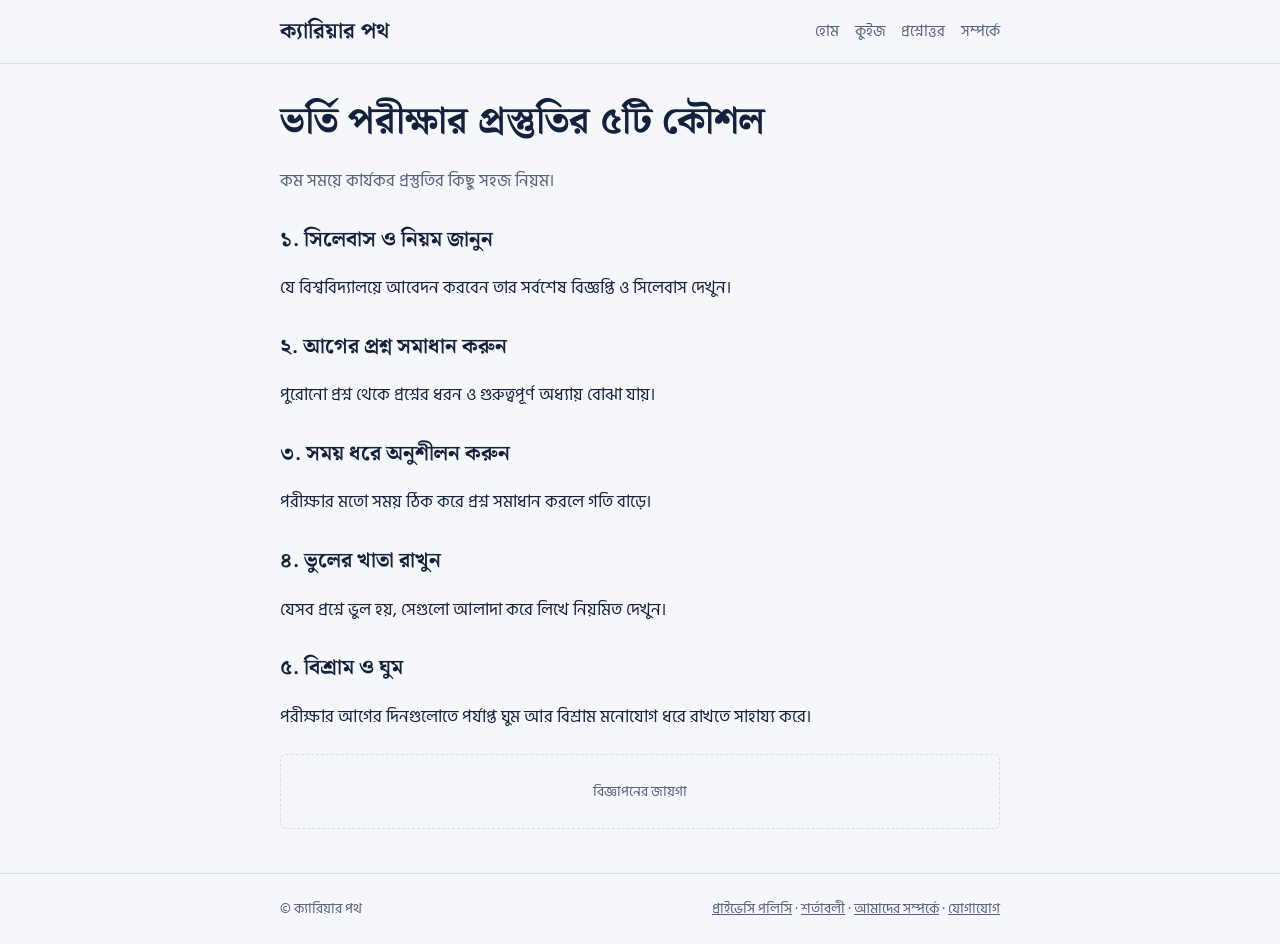
<file: admission-prep-tips.html>
<!DOCTYPE html>
<html lang="bn"><head><meta charset="utf-8"><meta name="viewport" content="width=device-width, initial-scale=1, viewport-fit=cover">
<title>ভর্তি পরীক্ষার প্রস্তুতির ৫টি কৌশল – ক্যারিয়ার পথ</title><meta name="description" content="ভর্তি পরীক্ষার প্রস্তুতি গুছিয়ে নেওয়ার ৫টি কৌশল।">
<link rel="stylesheet" href="https://fonts.googleapis.com/css2?family=Hind+Siliguri:wght@400;600&family=Noto+Serif+Bengali:wght@600;700&display=swap">
<link rel="stylesheet" href="/style.css">
</head><body>
<header><div class="wrap"><a class="logo" href="/">ক্যারিয়ার পথ</a>
<nav><a href="/">হোম</a><a href="/quiz.html">কুইজ</a><a href="/qa.html">প্রশ্নোত্তর</a><a href="/about.html">সম্পর্কে</a></nav></div></header>
<main class="wrap"><h1>ভর্তি পরীক্ষার প্রস্তুতির ৫টি কৌশল</h1><p class="lead">কম সময়ে কার্যকর প্রস্তুতির কিছু সহজ নিয়ম।</p><h2>১. সিলেবাস ও নিয়ম জানুন</h2><p>যে বিশ্ববিদ্যালয়ে আবেদন করবেন তার সর্বশেষ বিজ্ঞপ্তি ও সিলেবাস দেখুন।</p><h2>২. আগের প্রশ্ন সমাধান করুন</h2><p>পুরোনো প্রশ্ন থেকে প্রশ্নের ধরন ও গুরুত্বপূর্ণ অধ্যায় বোঝা যায়।</p><h2>৩. সময় ধরে অনুশীলন করুন</h2><p>পরীক্ষার মতো সময় ঠিক করে প্রশ্ন সমাধান করলে গতি বাড়ে।</p><h2>৪. ভুলের খাতা রাখুন</h2><p>যেসব প্রশ্নে ভুল হয়, সেগুলো আলাদা করে লিখে নিয়মিত দেখুন।</p><h2>৫. বিশ্রাম ও ঘুম</h2><p>পরীক্ষার আগের দিনগুলোতে পর্যাপ্ত ঘুম আর বিশ্রাম মনোযোগ ধরে রাখতে সাহায্য করে।</p><div class="ad">বিজ্ঞাপনের জায়গা</div></main>
<footer><div class="wrap"><span>© ক্যারিয়ার পথ</span>
<span><a href="/privacy.html">প্রাইভেসি পলিসি</a> · <a href="/terms.html">শর্তাবলী</a> · <a href="/about.html">আমাদের সম্পর্কে</a> · <a href="/contact.html">যোগাযোগ</a></span></div></footer>
</body></html>
</file>
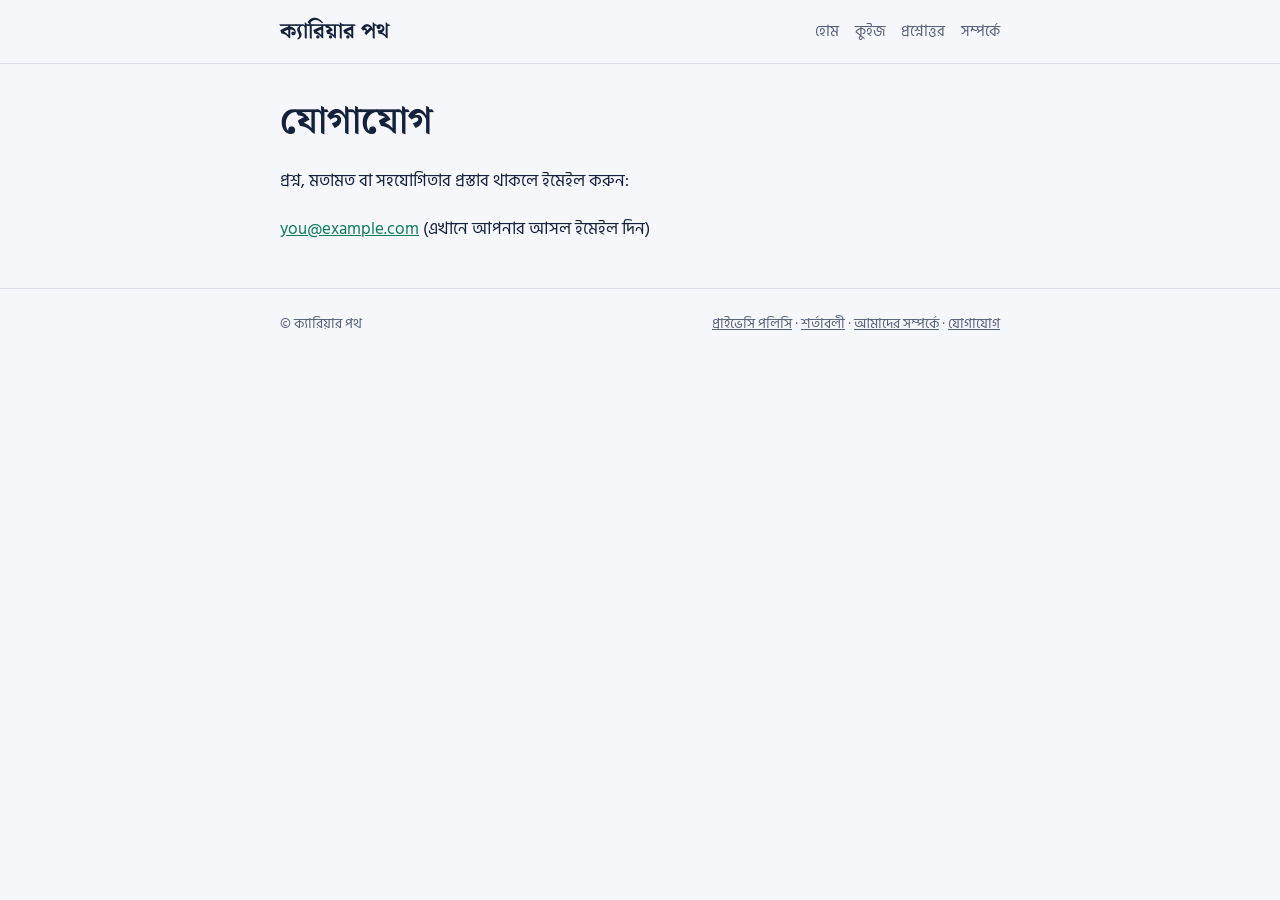
<file: contact.html>
<!DOCTYPE html>
<html lang="bn"><head><meta charset="utf-8"><meta name="viewport" content="width=device-width, initial-scale=1, viewport-fit=cover">
<title>যোগাযোগ – ক্যারিয়ার পথ</title><meta name="description" content="প্রশ্ন, মতামত বা প্রস্তাব পাঠাতে যোগাযোগ করুন।">
<link rel="stylesheet" href="https://fonts.googleapis.com/css2?family=Hind+Siliguri:wght@400;600&family=Noto+Serif+Bengali:wght@600;700&display=swap">
<link rel="stylesheet" href="/style.css">
<!-- AdSense কোড অনুমোদনের পর এখানে বসাবেন -->
</head><body>
<header><div class="wrap"><a class="logo" href="/">ক্যারিয়ার পথ</a>
<nav><a href="/">হোম</a><a href="/quiz.html">কুইজ</a><a href="/qa.html">প্রশ্নোত্তর</a><a href="/about.html">সম্পর্কে</a></nav></div></header>
<main class="wrap">
<h1>যোগাযোগ</h1>
<p>প্রশ্ন, মতামত বা সহযোগিতার প্রস্তাব থাকলে ইমেইল করুন:</p>
<p><a href="mailto:you@example.com">you@example.com</a> (এখানে আপনার আসল ইমেইল দিন)</p></main>
<footer><div class="wrap"><span>© ক্যারিয়ার পথ</span>
<span><a href="/privacy.html">প্রাইভেসি পলিসি</a> · <a href="/terms.html">শর্তাবলী</a> · <a href="/about.html">আমাদের সম্পর্কে</a> · <a href="/contact.html">যোগাযোগ</a></span></div></footer>
</body></html>
</file>
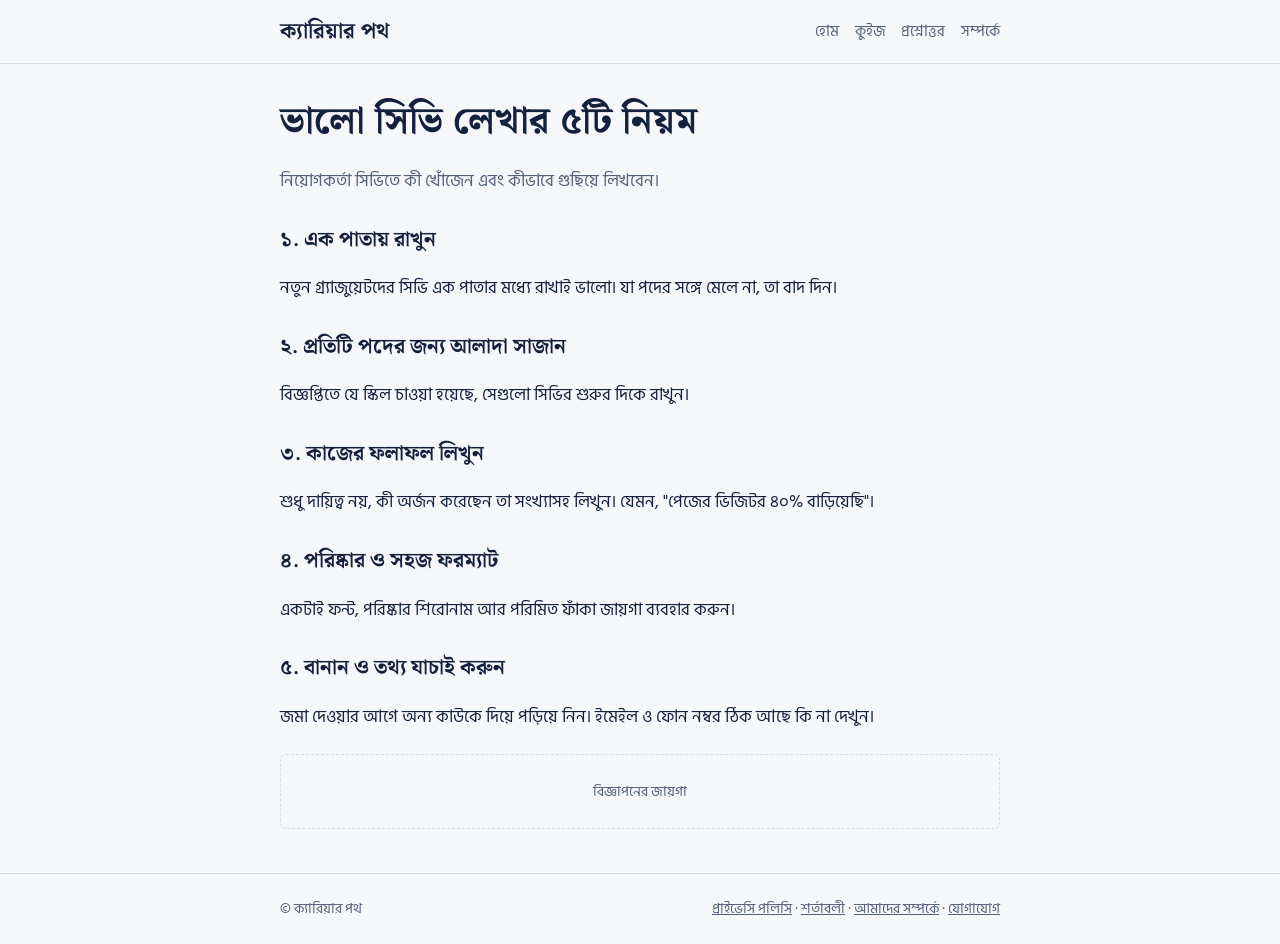
<file: cv-likhar-niyom.html>
<!DOCTYPE html>
<html lang="bn"><head><meta charset="utf-8"><meta name="viewport" content="width=device-width, initial-scale=1, viewport-fit=cover">
<title>ভালো সিভি লেখার ৫টি নিয়ম – ক্যারিয়ার পথ</title><meta name="description" content="সিভি গুছিয়ে লেখার ৫টি বাস্তব নিয়ম।">
<link rel="stylesheet" href="https://fonts.googleapis.com/css2?family=Hind+Siliguri:wght@400;600&family=Noto+Serif+Bengali:wght@600;700&display=swap">
<link rel="stylesheet" href="/style.css">
</head><body>
<header><div class="wrap"><a class="logo" href="/">ক্যারিয়ার পথ</a>
<nav><a href="/">হোম</a><a href="/quiz.html">কুইজ</a><a href="/qa.html">প্রশ্নোত্তর</a><a href="/about.html">সম্পর্কে</a></nav></div></header>
<main class="wrap"><h1>ভালো সিভি লেখার ৫টি নিয়ম</h1><p class="lead">নিয়োগকর্তা সিভিতে কী খোঁজেন এবং কীভাবে গুছিয়ে লিখবেন।</p><h2>১. এক পাতায় রাখুন</h2><p>নতুন গ্র্যাজুয়েটদের সিভি এক পাতার মধ্যে রাখাই ভালো। যা পদের সঙ্গে মেলে না, তা বাদ দিন।</p><h2>২. প্রতিটি পদের জন্য আলাদা সাজান</h2><p>বিজ্ঞপ্তিতে যে স্কিল চাওয়া হয়েছে, সেগুলো সিভির শুরুর দিকে রাখুন।</p><h2>৩. কাজের ফলাফল লিখুন</h2><p>শুধু দায়িত্ব নয়, কী অর্জন করেছেন তা সংখ্যাসহ লিখুন। যেমন, "পেজের ভিজিটর ৪০% বাড়িয়েছি"।</p><h2>৪. পরিষ্কার ও সহজ ফরম্যাট</h2><p>একটাই ফন্ট, পরিষ্কার শিরোনাম আর পরিমিত ফাঁকা জায়গা ব্যবহার করুন।</p><h2>৫. বানান ও তথ্য যাচাই করুন</h2><p>জমা দেওয়ার আগে অন্য কাউকে দিয়ে পড়িয়ে নিন। ইমেইল ও ফোন নম্বর ঠিক আছে কি না দেখুন।</p><div class="ad">বিজ্ঞাপনের জায়গা</div></main>
<footer><div class="wrap"><span>© ক্যারিয়ার পথ</span>
<span><a href="/privacy.html">প্রাইভেসি পলিসি</a> · <a href="/terms.html">শর্তাবলী</a> · <a href="/about.html">আমাদের সম্পর্কে</a> · <a href="/contact.html">যোগাযোগ</a></span></div></footer>
</body></html>
</file>
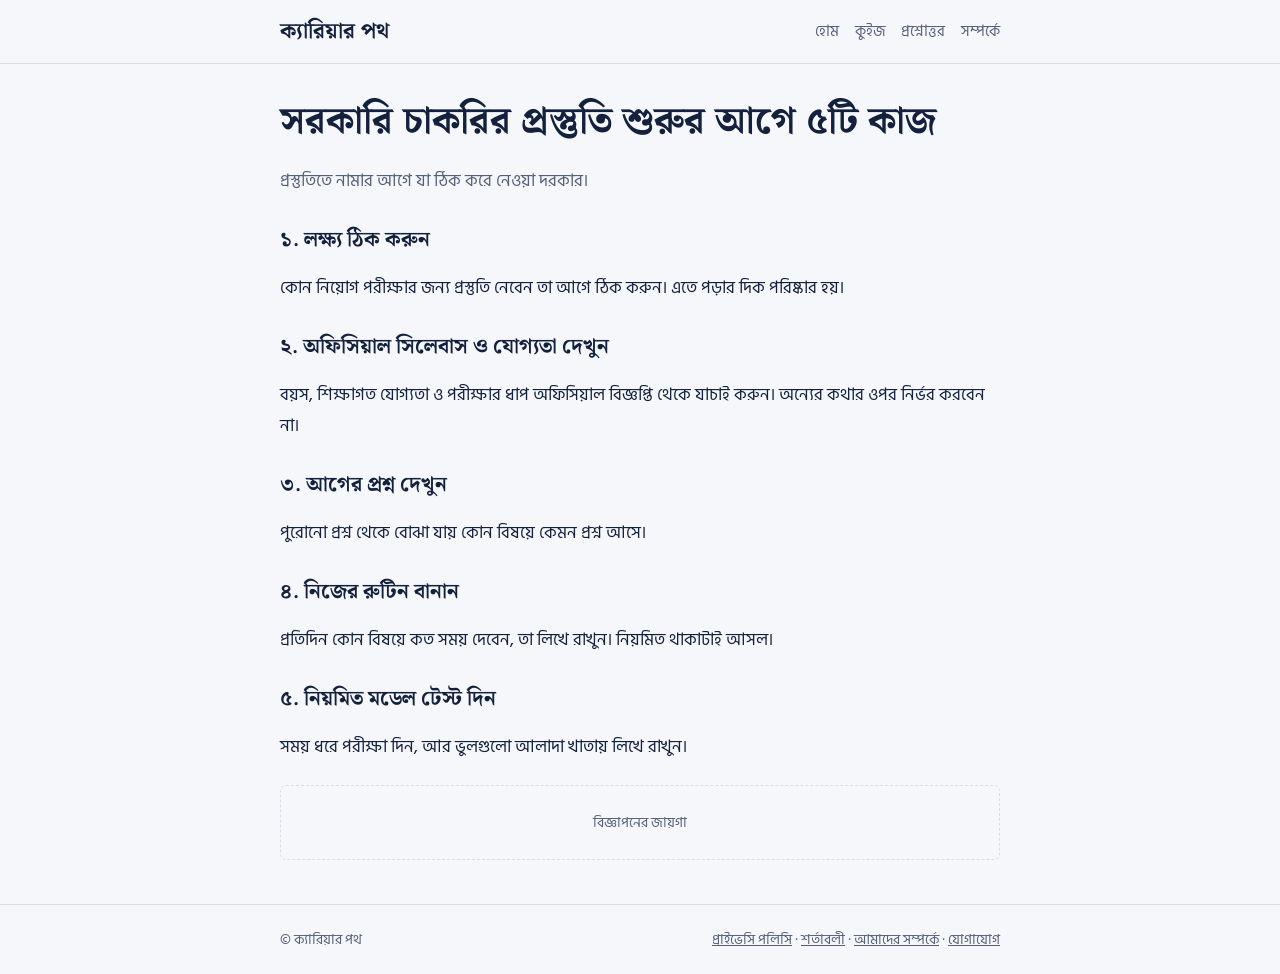
<file: govt-job-prep-start.html>
<!DOCTYPE html>
<html lang="bn"><head><meta charset="utf-8"><meta name="viewport" content="width=device-width, initial-scale=1, viewport-fit=cover">
<title>সরকারি চাকরির প্রস্তুতি শুরুর আগে ৫টি কাজ – ক্যারিয়ার পথ</title><meta name="description" content="সরকারি চাকরির প্রস্তুতি গুছিয়ে শুরু করার ৫টি ধাপ।">
<link rel="stylesheet" href="https://fonts.googleapis.com/css2?family=Hind+Siliguri:wght@400;600&family=Noto+Serif+Bengali:wght@600;700&display=swap">
<link rel="stylesheet" href="/style.css">
</head><body>
<header><div class="wrap"><a class="logo" href="/">ক্যারিয়ার পথ</a>
<nav><a href="/">হোম</a><a href="/quiz.html">কুইজ</a><a href="/qa.html">প্রশ্নোত্তর</a><a href="/about.html">সম্পর্কে</a></nav></div></header>
<main class="wrap"><h1>সরকারি চাকরির প্রস্তুতি শুরুর আগে ৫টি কাজ</h1><p class="lead">প্রস্তুতিতে নামার আগে যা ঠিক করে নেওয়া দরকার।</p><h2>১. লক্ষ্য ঠিক করুন</h2><p>কোন নিয়োগ পরীক্ষার জন্য প্রস্তুতি নেবেন তা আগে ঠিক করুন। এতে পড়ার দিক পরিষ্কার হয়।</p><h2>২. অফিসিয়াল সিলেবাস ও যোগ্যতা দেখুন</h2><p>বয়স, শিক্ষাগত যোগ্যতা ও পরীক্ষার ধাপ অফিসিয়াল বিজ্ঞপ্তি থেকে যাচাই করুন। অন্যের কথার ওপর নির্ভর করবেন না।</p><h2>৩. আগের প্রশ্ন দেখুন</h2><p>পুরোনো প্রশ্ন থেকে বোঝা যায় কোন বিষয়ে কেমন প্রশ্ন আসে।</p><h2>৪. নিজের রুটিন বানান</h2><p>প্রতিদিন কোন বিষয়ে কত সময় দেবেন, তা লিখে রাখুন। নিয়মিত থাকাটাই আসল।</p><h2>৫. নিয়মিত মডেল টেস্ট দিন</h2><p>সময় ধরে পরীক্ষা দিন, আর ভুলগুলো আলাদা খাতায় লিখে রাখুন।</p><div class="ad">বিজ্ঞাপনের জায়গা</div></main>
<footer><div class="wrap"><span>© ক্যারিয়ার পথ</span>
<span><a href="/privacy.html">প্রাইভেসি পলিসি</a> · <a href="/terms.html">শর্তাবলী</a> · <a href="/about.html">আমাদের সম্পর্কে</a> · <a href="/contact.html">যোগাযোগ</a></span></div></footer>
</body></html>
</file>
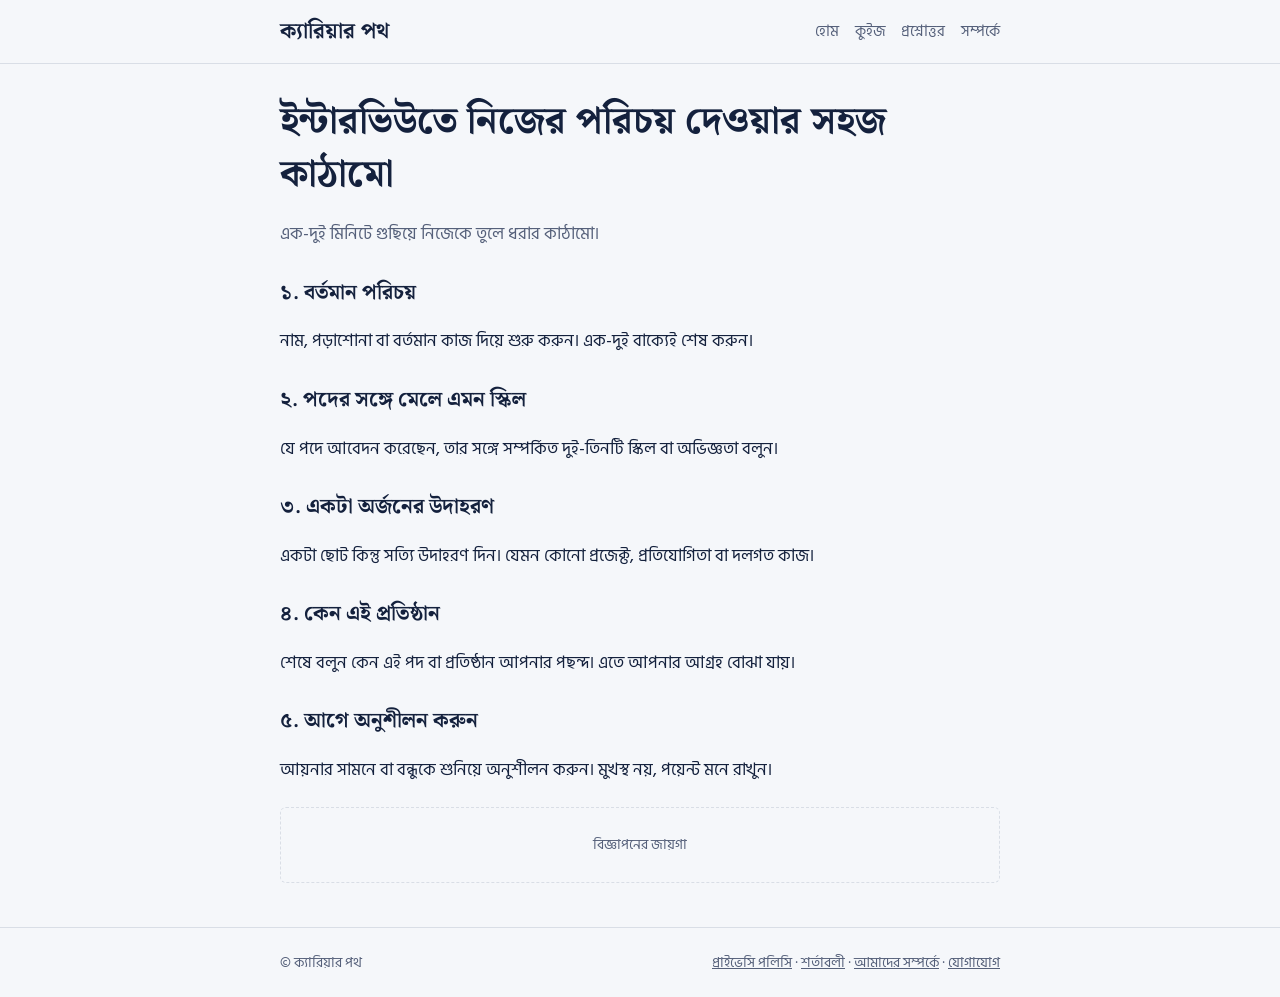
<file: interview-self-intro.html>
<!DOCTYPE html>
<html lang="bn"><head><meta charset="utf-8"><meta name="viewport" content="width=device-width, initial-scale=1, viewport-fit=cover">
<title>ইন্টারভিউতে নিজের পরিচয় দেওয়ার সহজ কাঠামো – ক্যারিয়ার পথ</title><meta name="description" content="“নিজের সম্পর্কে বলুন” প্রশ্নের উত্তর সাজানোর সহজ উপায়।">
<link rel="stylesheet" href="https://fonts.googleapis.com/css2?family=Hind+Siliguri:wght@400;600&family=Noto+Serif+Bengali:wght@600;700&display=swap">
<link rel="stylesheet" href="/style.css">
</head><body>
<header><div class="wrap"><a class="logo" href="/">ক্যারিয়ার পথ</a>
<nav><a href="/">হোম</a><a href="/quiz.html">কুইজ</a><a href="/qa.html">প্রশ্নোত্তর</a><a href="/about.html">সম্পর্কে</a></nav></div></header>
<main class="wrap"><h1>ইন্টারভিউতে নিজের পরিচয় দেওয়ার সহজ কাঠামো</h1><p class="lead">এক-দুই মিনিটে গুছিয়ে নিজেকে তুলে ধরার কাঠামো।</p><h2>১. বর্তমান পরিচয়</h2><p>নাম, পড়াশোনা বা বর্তমান কাজ দিয়ে শুরু করুন। এক-দুই বাক্যেই শেষ করুন।</p><h2>২. পদের সঙ্গে মেলে এমন স্কিল</h2><p>যে পদে আবেদন করেছেন, তার সঙ্গে সম্পর্কিত দুই-তিনটি স্কিল বা অভিজ্ঞতা বলুন।</p><h2>৩. একটা অর্জনের উদাহরণ</h2><p>একটা ছোট কিন্তু সত্যি উদাহরণ দিন। যেমন কোনো প্রজেক্ট, প্রতিযোগিতা বা দলগত কাজ।</p><h2>৪. কেন এই প্রতিষ্ঠান</h2><p>শেষে বলুন কেন এই পদ বা প্রতিষ্ঠান আপনার পছন্দ। এতে আপনার আগ্রহ বোঝা যায়।</p><h2>৫. আগে অনুশীলন করুন</h2><p>আয়নার সামনে বা বন্ধুকে শুনিয়ে অনুশীলন করুন। মুখস্থ নয়, পয়েন্ট মনে রাখুন।</p><div class="ad">বিজ্ঞাপনের জায়গা</div></main>
<footer><div class="wrap"><span>© ক্যারিয়ার পথ</span>
<span><a href="/privacy.html">প্রাইভেসি পলিসি</a> · <a href="/terms.html">শর্তাবলী</a> · <a href="/about.html">আমাদের সম্পর্কে</a> · <a href="/contact.html">যোগাযোগ</a></span></div></footer>
</body></html>
</file>
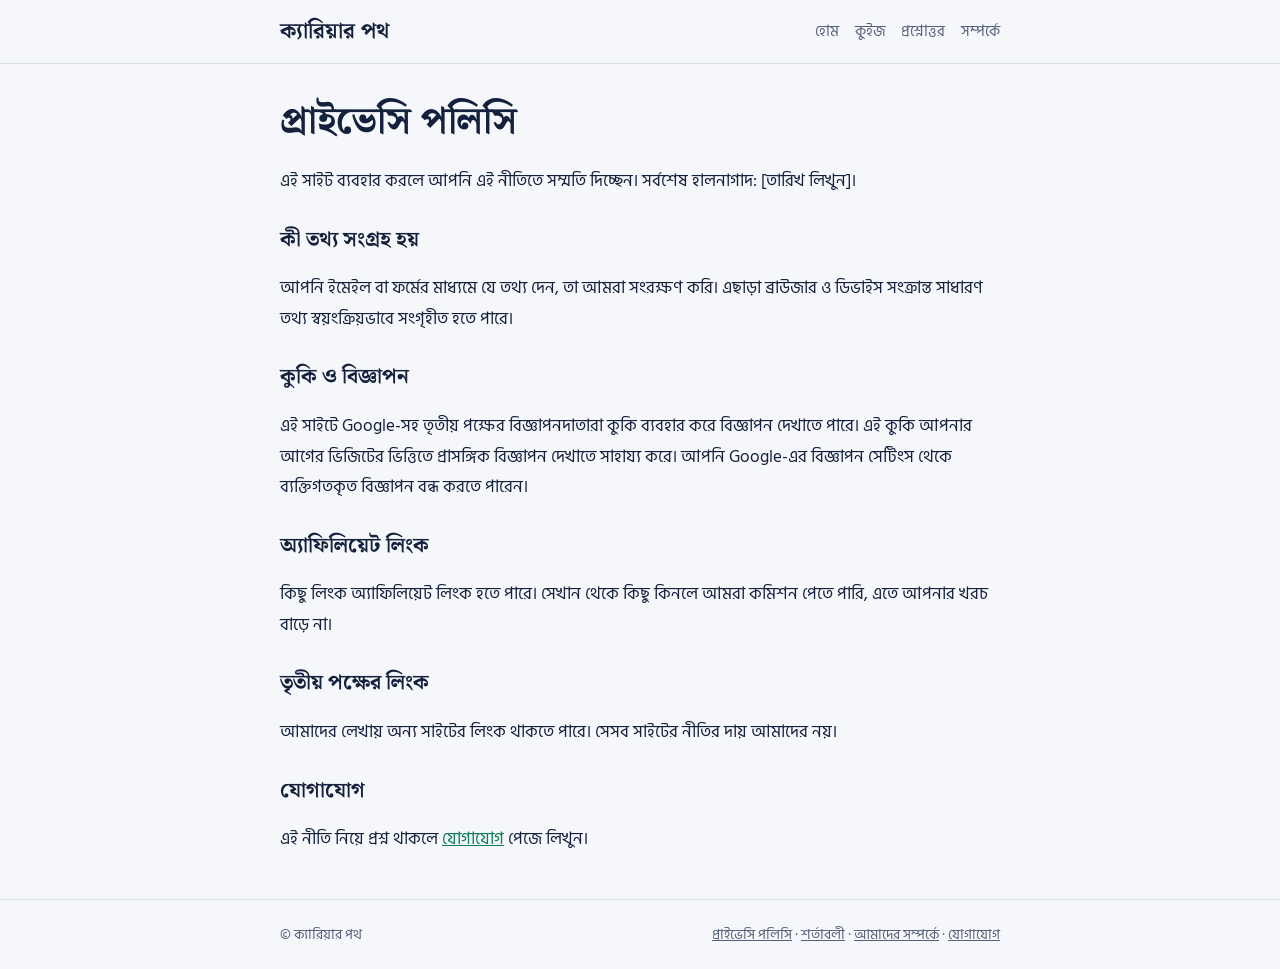
<file: privacy.html>
<!DOCTYPE html>
<html lang="bn"><head><meta charset="utf-8"><meta name="viewport" content="width=device-width, initial-scale=1, viewport-fit=cover">
<title>প্রাইভেসি পলিসি – ক্যারিয়ার পথ</title><meta name="description" content="আমরা কী তথ্য সংগ্রহ করি ও কীভাবে ব্যবহার করি।">
<link rel="stylesheet" href="https://fonts.googleapis.com/css2?family=Hind+Siliguri:wght@400;600&family=Noto+Serif+Bengali:wght@600;700&display=swap">
<link rel="stylesheet" href="/style.css">
<!-- AdSense কোড অনুমোদনের পর এখানে বসাবেন -->
</head><body>
<header><div class="wrap"><a class="logo" href="/">ক্যারিয়ার পথ</a>
<nav><a href="/">হোম</a><a href="/quiz.html">কুইজ</a><a href="/qa.html">প্রশ্নোত্তর</a><a href="/about.html">সম্পর্কে</a></nav></div></header>
<main class="wrap">
<h1>প্রাইভেসি পলিসি</h1>
<p>এই সাইট ব্যবহার করলে আপনি এই নীতিতে সম্মতি দিচ্ছেন। সর্বশেষ হালনাগাদ: [তারিখ লিখুন]।</p>
<h2>কী তথ্য সংগ্রহ হয়</h2><p>আপনি ইমেইল বা ফর্মের মাধ্যমে যে তথ্য দেন, তা আমরা সংরক্ষণ করি। এছাড়া ব্রাউজার ও ডিভাইস সংক্রান্ত সাধারণ তথ্য স্বয়ংক্রিয়ভাবে সংগৃহীত হতে পারে।</p>
<h2>কুকি ও বিজ্ঞাপন</h2><p>এই সাইটে Google-সহ তৃতীয় পক্ষের বিজ্ঞাপনদাতারা কুকি ব্যবহার করে বিজ্ঞাপন দেখাতে পারে। এই কুকি আপনার আগের ভিজিটের ভিত্তিতে প্রাসঙ্গিক বিজ্ঞাপন দেখাতে সাহায্য করে। আপনি Google-এর বিজ্ঞাপন সেটিংস থেকে ব্যক্তিগতকৃত বিজ্ঞাপন বন্ধ করতে পারেন।</p>
<h2>অ্যাফিলিয়েট লিংক</h2><p>কিছু লিংক অ্যাফিলিয়েট লিংক হতে পারে। সেখান থেকে কিছু কিনলে আমরা কমিশন পেতে পারি, এতে আপনার খরচ বাড়ে না।</p>
<h2>তৃতীয় পক্ষের লিংক</h2><p>আমাদের লেখায় অন্য সাইটের লিংক থাকতে পারে। সেসব সাইটের নীতির দায় আমাদের নয়।</p>
<h2>যোগাযোগ</h2><p>এই নীতি নিয়ে প্রশ্ন থাকলে <a href="/contact.html">যোগাযোগ</a> পেজে লিখুন।</p></main>
<footer><div class="wrap"><span>© ক্যারিয়ার পথ</span>
<span><a href="/privacy.html">প্রাইভেসি পলিসি</a> · <a href="/terms.html">শর্তাবলী</a> · <a href="/about.html">আমাদের সম্পর্কে</a> · <a href="/contact.html">যোগাযোগ</a></span></div></footer>
</body></html>
</file>
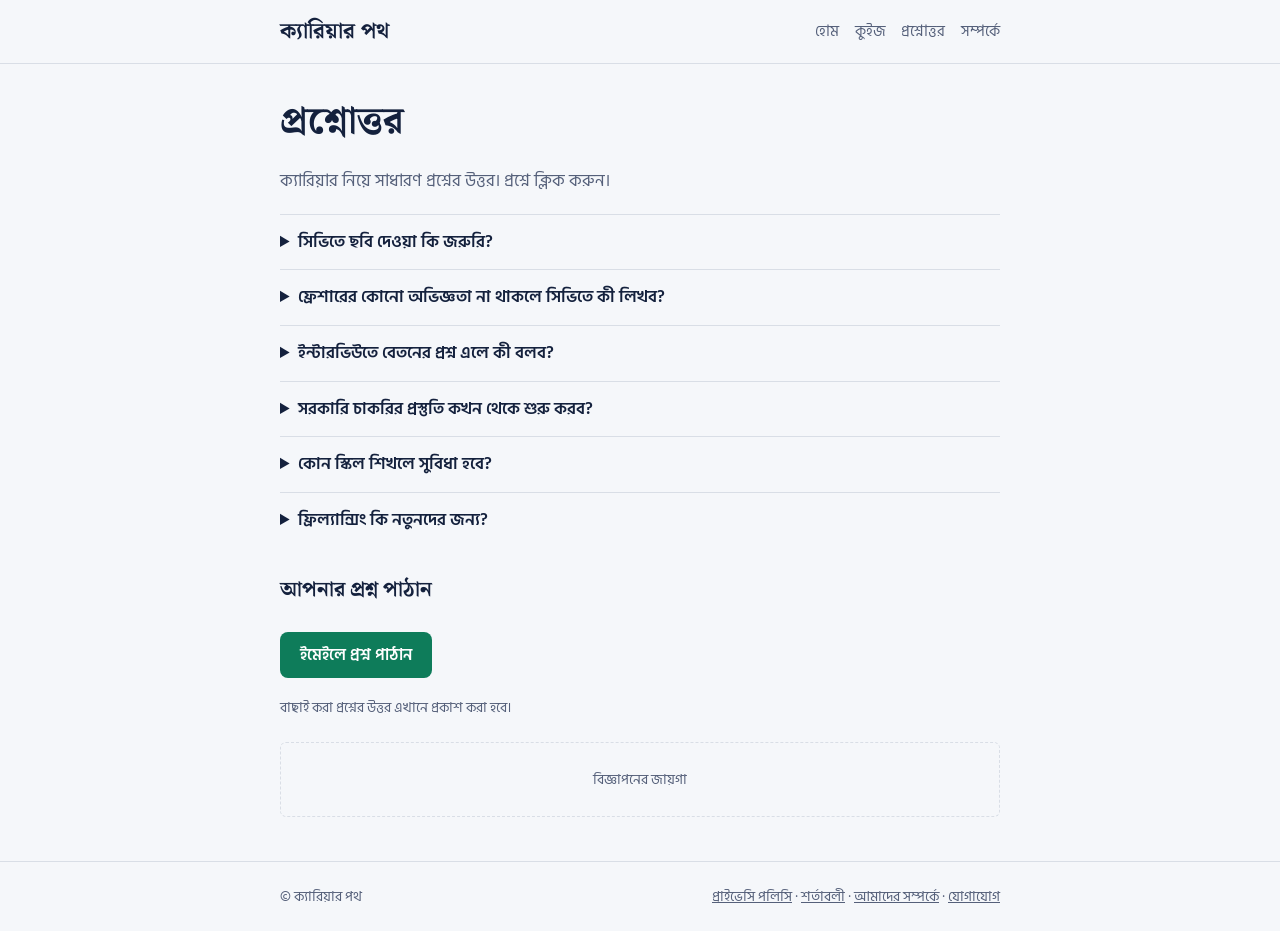
<file: qa.html>
<!DOCTYPE html>
<html lang="bn"><head><meta charset="utf-8"><meta name="viewport" content="width=device-width, initial-scale=1, viewport-fit=cover">
<title>ক্যারিয়ার প্রশ্নোত্তর – ক্যারিয়ার পথ</title><meta name="description" content="সিভি, ইন্টারভিউ, স্কিল ও চাকরি নিয়ে সাধারণ প্রশ্নের উত্তর।">
<link rel="stylesheet" href="https://fonts.googleapis.com/css2?family=Hind+Siliguri:wght@400;600&family=Noto+Serif+Bengali:wght@600;700&display=swap">
<link rel="stylesheet" href="/style.css">
<style>
.qbox{background:var(--panel);border:1px solid var(--line);border-radius:12px;padding:20px;margin:20px 0}
.opt{display:block;width:100%;text-align:left;font:400 17px "Hind Siliguri",sans-serif;padding:11px 14px;margin:8px 0;border:1px solid var(--line);border-radius:8px;background:var(--bg);color:var(--ink);cursor:pointer}
.opt.ok{border-color:var(--accent);background:rgba(14,124,90,.15)}
.opt.no{border-color:#C0392B;background:rgba(192,57,43,.14)}
.btn{font:600 16px "Hind Siliguri",sans-serif;padding:10px 20px;border:0;border-radius:8px;background:var(--accent);color:#fff;cursor:pointer;margin-top:8px}
#ex{color:var(--muted);font-size:15px;min-height:1.7em}
.meta{color:var(--muted);font-size:14px}
</style>
</head><body>
<header><div class="wrap"><a class="logo" href="/">ক্যারিয়ার পথ</a>
<nav><a href="/">হোম</a><a href="/quiz.html">কুইজ</a><a href="/qa.html">প্রশ্নোত্তর</a><a href="/about.html">সম্পর্কে</a></nav></div></header>
<main class="wrap"><h1>প্রশ্নোত্তর</h1><p class="lead">ক্যারিয়ার নিয়ে সাধারণ প্রশ্নের উত্তর। প্রশ্নে ক্লিক করুন।</p><details style="border-top:1px solid var(--line);padding:12px 0"><summary style="cursor:pointer;font-weight:600">সিভিতে ছবি দেওয়া কি জরুরি?</summary><p>বিজ্ঞপ্তিতে চাইলে দিন, না চাইলে বাধ্যতামূলক নয়। দিলে স্পষ্ট ও ফরমাল ছবি দিন।</p></details><details style="border-top:1px solid var(--line);padding:12px 0"><summary style="cursor:pointer;font-weight:600">ফ্রেশারের কোনো অভিজ্ঞতা না থাকলে সিভিতে কী লিখব?</summary><p>শিক্ষা, প্রজেক্ট, ক্লাবের কাজ, ইন্টার্নশিপ ও শেখা স্কিল লিখুন। প্রতিটির সঙ্গে কী অর্জন করেছেন তা যোগ করুন।</p></details><details style="border-top:1px solid var(--line);padding:12px 0"><summary style="cursor:pointer;font-weight:600">ইন্টারভিউতে বেতনের প্রশ্ন এলে কী বলব?</summary><p>আগে থেকে ওই পদের গড় বেতনের ধারণা নিন। উত্তরে একটা যুক্তিসংগত পরিসর বলা নিরাপদ।</p></details><details style="border-top:1px solid var(--line);padding:12px 0"><summary style="cursor:pointer;font-weight:600">সরকারি চাকরির প্রস্তুতি কখন থেকে শুরু করব?</summary><p>যত আগে সম্ভব, তবে নির্দিষ্ট পরীক্ষার সিলেবাস ও যোগ্যতা অফিসিয়াল বিজ্ঞপ্তি থেকে যাচাই করে নিন।</p></details><details style="border-top:1px solid var(--line);padding:12px 0"><summary style="cursor:pointer;font-weight:600">কোন স্কিল শিখলে সুবিধা হবে?</summary><p>যোগাযোগ দক্ষতা, ইংরেজি, কম্পিউটার বেসিক (Word, Excel) আর নিজের পেশার নির্দিষ্ট স্কিল সবসময় কাজে লাগে।</p></details><details style="border-top:1px solid var(--line);padding:12px 0"><summary style="cursor:pointer;font-weight:600">ফ্রিল্যান্সিং কি নতুনদের জন্য?</summary><p>হ্যাঁ, তবে প্রথমে একটা স্কিল ভালোভাবে শিখে ছোট ছোট নমুনা কাজ বানিয়ে প্রোফাইল সাজান।</p></details><h2>আপনার প্রশ্ন পাঠান</h2>
<p><a class="btn" style="display:inline-block;text-decoration:none" href="mailto:you@example.com?subject=%E0%A6%AA%E0%A7%8D%E0%A6%B0%E0%A6%B6%E0%A7%8D%E0%A6%A8">ইমেইলে প্রশ্ন পাঠান</a></p>
<p class="meta" style="color:var(--muted);font-size:14px">বাছাই করা প্রশ্নের উত্তর এখানে প্রকাশ করা হবে।</p>
<div class="ad">বিজ্ঞাপনের জায়গা</div></main>
<footer><div class="wrap"><span>© ক্যারিয়ার পথ</span>
<span><a href="/privacy.html">প্রাইভেসি পলিসি</a> · <a href="/terms.html">শর্তাবলী</a> · <a href="/about.html">আমাদের সম্পর্কে</a> · <a href="/contact.html">যোগাযোগ</a></span></div></footer>
</body></html>
</file>
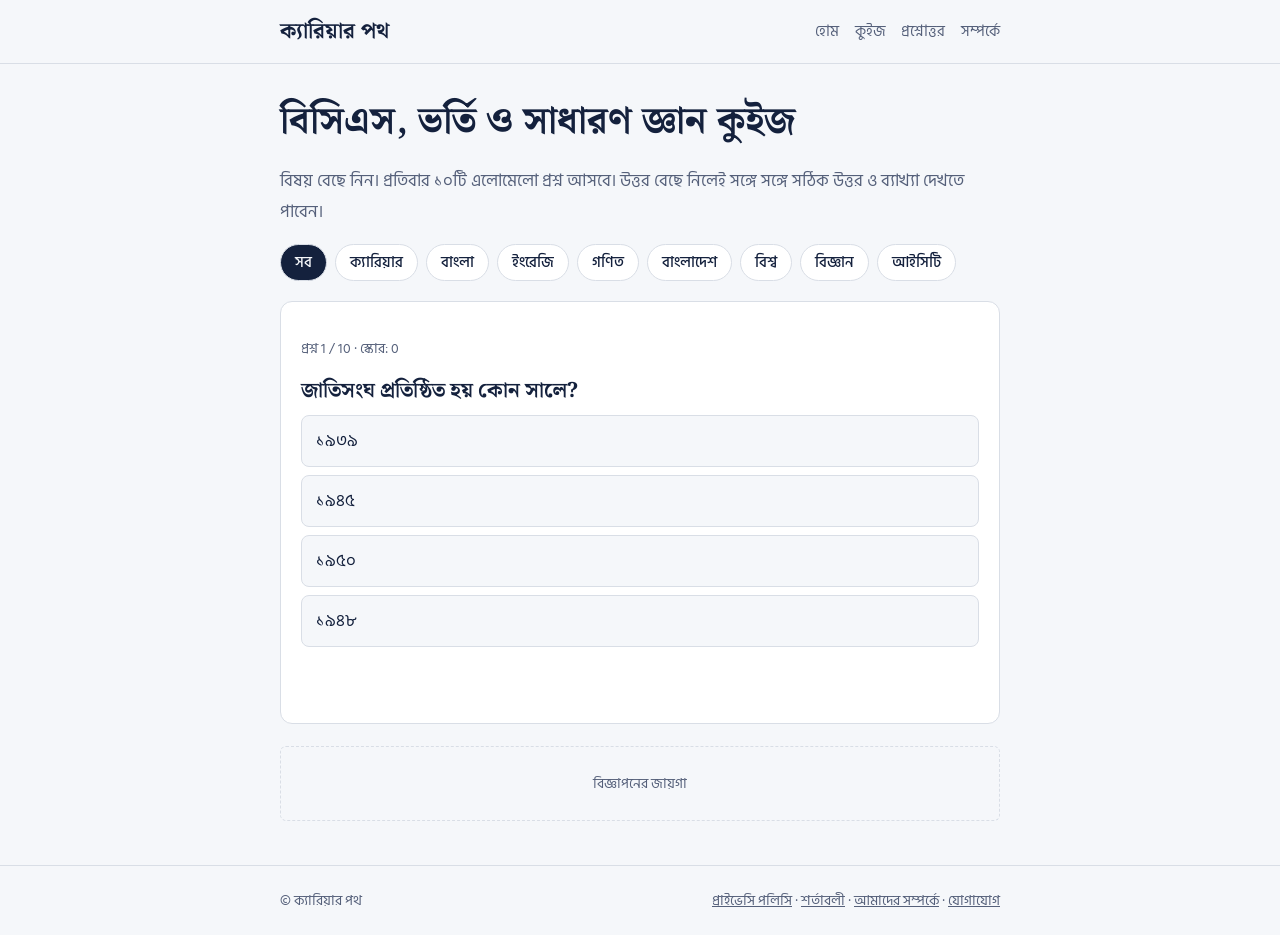
<file: quiz.html>
<!DOCTYPE html>
<html lang="bn"><head><meta charset="utf-8"><meta name="viewport" content="width=device-width, initial-scale=1, viewport-fit=cover">
<title>বিসিএস, ভর্তি ও সাধারণ জ্ঞান কুইজ – ক্যারিয়ার পথ</title><meta name="description" content="বাংলা, ইংরেজি, গণিত, বাংলাদেশ, বিশ্ব, বিজ্ঞান ও আইসিটি কুইজ।">
<link rel="stylesheet" href="https://fonts.googleapis.com/css2?family=Hind+Siliguri:wght@400;600&family=Noto+Serif+Bengali:wght@600;700&display=swap">
<link rel="stylesheet" href="/style.css">
<style>
.qbox{background:var(--panel);border:1px solid var(--line);border-radius:12px;padding:20px;margin:20px 0}
.opt{display:block;width:100%;text-align:left;font:400 17px "Hind Siliguri",sans-serif;padding:11px 14px;margin:8px 0;border:1px solid var(--line);border-radius:8px;background:var(--bg);color:var(--ink);cursor:pointer}
.opt.ok{border-color:var(--accent);background:rgba(14,124,90,.15)}
.opt.no{border-color:#C0392B;background:rgba(192,57,43,.14)}
.btn{font:600 16px "Hind Siliguri",sans-serif;padding:10px 20px;border:0;border-radius:8px;background:var(--accent);color:#fff;cursor:pointer;margin-top:8px}
#ex{color:var(--muted);font-size:15px;min-height:1.7em}
.meta{color:var(--muted);font-size:14px}
.chips{display:flex;gap:8px;flex-wrap:wrap;margin:14px 0}.chip{font:500 15px "Hind Siliguri",sans-serif;padding:5px 14px;border:1px solid var(--line);background:var(--panel);color:var(--ink);border-radius:999px;cursor:pointer}.chip[aria-pressed="true"]{background:var(--ink);color:var(--bg)}</style>
</head><body>
<header><div class="wrap"><a class="logo" href="/">ক্যারিয়ার পথ</a>
<nav><a href="/">হোম</a><a href="/quiz.html">কুইজ</a><a href="/qa.html">প্রশ্নোত্তর</a><a href="/about.html">সম্পর্কে</a></nav></div></header>
<main class="wrap"><h1>বিসিএস, ভর্তি ও সাধারণ জ্ঞান কুইজ</h1><p class="lead">বিষয় বেছে নিন। প্রতিবার ১০টি এলোমেলো প্রশ্ন আসবে। উত্তর বেছে নিলেই সঙ্গে সঙ্গে সঠিক উত্তর ও ব্যাখ্যা দেখতে পাবেন।</p><div class="chips" id="cats" role="group" aria-label="বিষয় বেছে নিন"></div><div class="qbox" id="qb"></div><div class="ad">বিজ্ঞাপনের জায়গা</div></main>
<footer><div class="wrap"><span>© ক্যারিয়ার পথ</span>
<span><a href="/privacy.html">প্রাইভেসি পলিসি</a> · <a href="/terms.html">শর্তাবলী</a> · <a href="/about.html">আমাদের সম্পর্কে</a> · <a href="/contact.html">যোগাযোগ</a></span></div></footer>
<script src="/quiz-data.js"></script>
<script>
var cats=["সব"].concat(["ক্যারিয়ার", "বাংলা", "ইংরেজি", "গণিত", "বাংলাদেশ", "বিশ্ব", "বিজ্ঞান", "আইসিটি"]),cur="সব",Q=[],i=0,s=0,done=false;
var qb=document.getElementById("qb"),cb=document.getElementById("cats");
function shuf(a){a=a.slice();for(var n=a.length-1;n>0;n--){var r=Math.floor(Math.random()*(n+1)),t=a[n];a[n]=a[r];a[r]=t}return a}
cats.forEach(function(c){var b=document.createElement("button");b.type="button";b.className="chip";b.textContent=c;b.setAttribute("aria-pressed",c===cur);
b.addEventListener("click",function(){cur=c;cb.querySelectorAll(".chip").forEach(function(x){x.setAttribute("aria-pressed",x===b)});start()});cb.appendChild(b)});
function start(){var pool=QUIZ.filter(function(x){return cur==="সব"||x.c===cur});
Q=shuf(pool).slice(0,10).map(function(x){var opts=shuf(x.o.map(function(t,k){return{t:t,ok:k===0}}));return{q:x.q,e:x.e,o:opts}});i=0;s=0;show()}
function show(){done=false;var c=Q[i];
var h='<p class="meta">প্রশ্ন '+(i+1)+' / '+Q.length+' · স্কোর: '+s+'</p><h2 style="margin-top:6px">'+c.q+'</h2>';
c.o.forEach(function(x,k){h+='<button class="opt" data-k="'+k+'" type="button">'+x.t+'</button>'});
h+='<p id="ex" role="status" aria-live="polite"></p><button class="btn" id="nx" type="button" hidden>'+(i===Q.length-1?"ফলাফল দেখুন":"পরের প্রশ্ন")+'</button>';
qb.innerHTML=h;
qb.querySelectorAll(".opt").forEach(function(b){b.addEventListener("click",pick)});
document.getElementById("nx").addEventListener("click",function(){i++;i<Q.length?show():end()})}
function pick(ev){if(done)return;done=true;var k=+ev.currentTarget.dataset.k,c=Q[i];
qb.querySelectorAll(".opt").forEach(function(b,j){if(c.o[j].ok)b.classList.add("ok");else if(j===k)b.classList.add("no")});
if(c.o[k].ok)s++;
document.getElementById("ex").textContent=(c.o[k].ok?"সঠিক! ":"ভুল। ")+c.e;document.getElementById("nx").hidden=false}
function end(){var p=s/Q.length,m=p>=.8?"চমৎকার!":p>=.5?"ভালো হয়েছে, আরেকবার চেষ্টা করুন।":"আরও অনুশীলন দরকার, আবার খেলুন।";
qb.innerHTML='<h2>আপনার স্কোর: '+s+' / '+Q.length+'</h2><p>'+m+'</p><button class="btn" id="re" type="button">নতুন প্রশ্ন নিয়ে আবার খেলুন</button>';
document.getElementById("re").addEventListener("click",start)}
start();
</script>
</body></html>
</file>
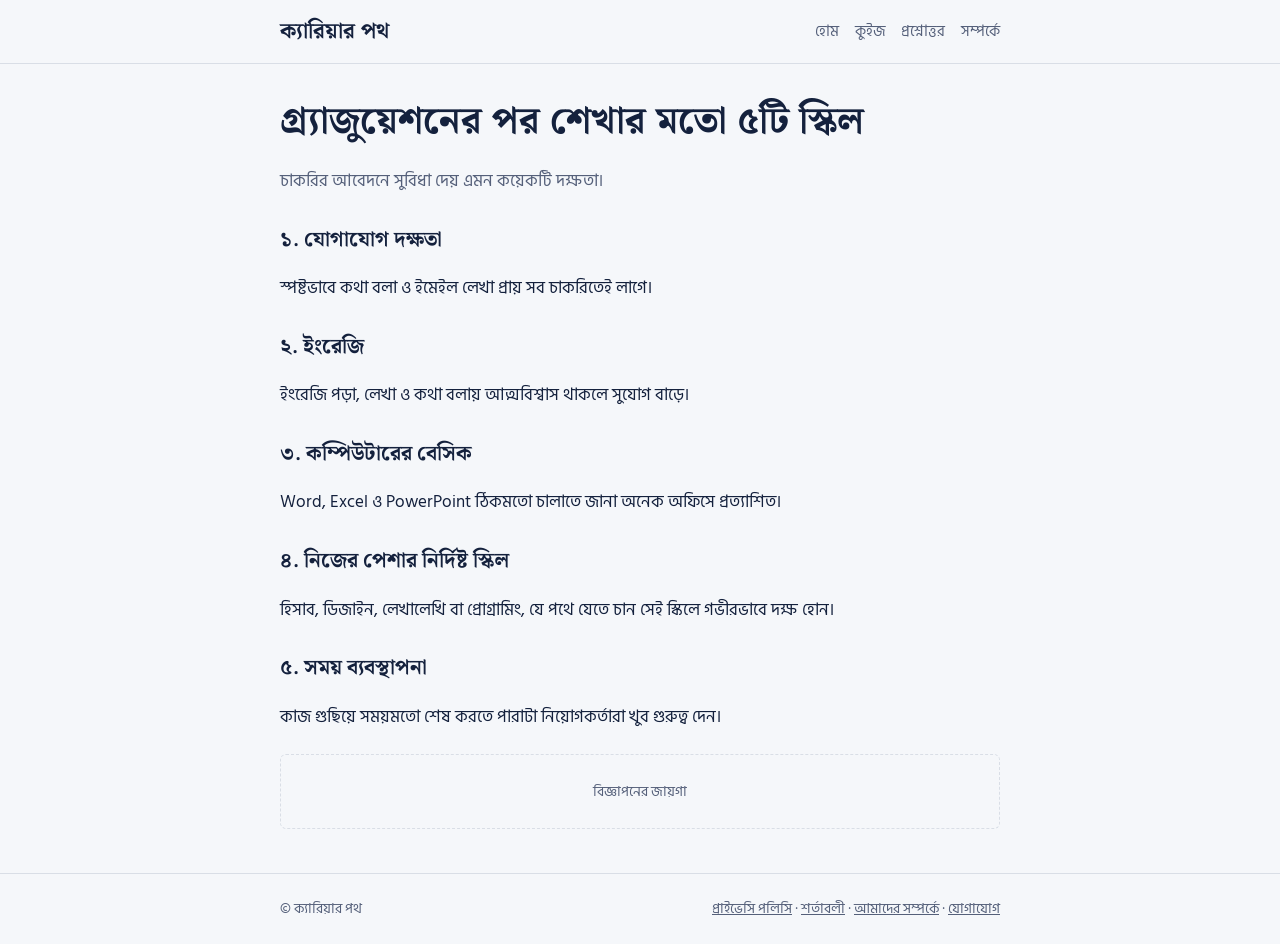
<file: skills-after-graduation.html>
<!DOCTYPE html>
<html lang="bn"><head><meta charset="utf-8"><meta name="viewport" content="width=device-width, initial-scale=1, viewport-fit=cover">
<title>গ্র্যাজুয়েশনের পর শেখার মতো ৫টি স্কিল – ক্যারিয়ার পথ</title><meta name="description" content="চাকরির বাজারে কাজে লাগে এমন ৫টি স্কিল।">
<link rel="stylesheet" href="https://fonts.googleapis.com/css2?family=Hind+Siliguri:wght@400;600&family=Noto+Serif+Bengali:wght@600;700&display=swap">
<link rel="stylesheet" href="/style.css">
</head><body>
<header><div class="wrap"><a class="logo" href="/">ক্যারিয়ার পথ</a>
<nav><a href="/">হোম</a><a href="/quiz.html">কুইজ</a><a href="/qa.html">প্রশ্নোত্তর</a><a href="/about.html">সম্পর্কে</a></nav></div></header>
<main class="wrap"><h1>গ্র্যাজুয়েশনের পর শেখার মতো ৫টি স্কিল</h1><p class="lead">চাকরির আবেদনে সুবিধা দেয় এমন কয়েকটি দক্ষতা।</p><h2>১. যোগাযোগ দক্ষতা</h2><p>স্পষ্টভাবে কথা বলা ও ইমেইল লেখা প্রায় সব চাকরিতেই লাগে।</p><h2>২. ইংরেজি</h2><p>ইংরেজি পড়া, লেখা ও কথা বলায় আত্মবিশ্বাস থাকলে সুযোগ বাড়ে।</p><h2>৩. কম্পিউটারের বেসিক</h2><p>Word, Excel ও PowerPoint ঠিকমতো চালাতে জানা অনেক অফিসে প্রত্যাশিত।</p><h2>৪. নিজের পেশার নির্দিষ্ট স্কিল</h2><p>হিসাব, ডিজাইন, লেখালেখি বা প্রোগ্রামিং, যে পথে যেতে চান সেই স্কিলে গভীরভাবে দক্ষ হোন।</p><h2>৫. সময় ব্যবস্থাপনা</h2><p>কাজ গুছিয়ে সময়মতো শেষ করতে পারাটা নিয়োগকর্তারা খুব গুরুত্ব দেন।</p><div class="ad">বিজ্ঞাপনের জায়গা</div></main>
<footer><div class="wrap"><span>© ক্যারিয়ার পথ</span>
<span><a href="/privacy.html">প্রাইভেসি পলিসি</a> · <a href="/terms.html">শর্তাবলী</a> · <a href="/about.html">আমাদের সম্পর্কে</a> · <a href="/contact.html">যোগাযোগ</a></span></div></footer>
</body></html>
</file>
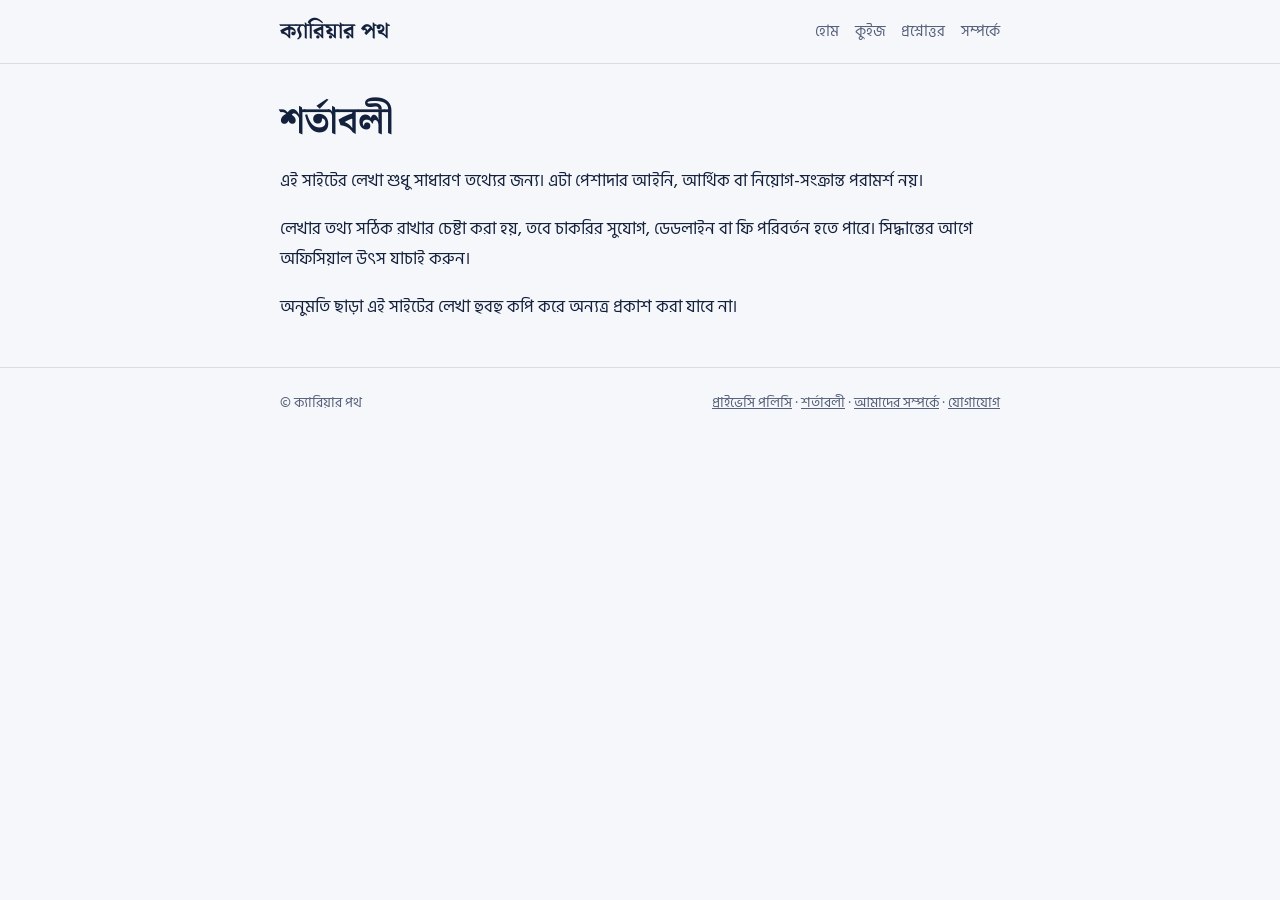
<file: terms.html>
<!DOCTYPE html>
<html lang="bn"><head><meta charset="utf-8"><meta name="viewport" content="width=device-width, initial-scale=1, viewport-fit=cover">
<title>শর্তাবলী – ক্যারিয়ার পথ</title><meta name="description" content="এই সাইট ব্যবহারের শর্ত।">
<link rel="stylesheet" href="https://fonts.googleapis.com/css2?family=Hind+Siliguri:wght@400;600&family=Noto+Serif+Bengali:wght@600;700&display=swap">
<link rel="stylesheet" href="/style.css">
<!-- AdSense কোড অনুমোদনের পর এখানে বসাবেন -->
</head><body>
<header><div class="wrap"><a class="logo" href="/">ক্যারিয়ার পথ</a>
<nav><a href="/">হোম</a><a href="/quiz.html">কুইজ</a><a href="/qa.html">প্রশ্নোত্তর</a><a href="/about.html">সম্পর্কে</a></nav></div></header>
<main class="wrap">
<h1>শর্তাবলী</h1>
<p>এই সাইটের লেখা শুধু সাধারণ তথ্যের জন্য। এটা পেশাদার আইনি, আর্থিক বা নিয়োগ-সংক্রান্ত পরামর্শ নয়।</p>
<p>লেখার তথ্য সঠিক রাখার চেষ্টা করা হয়, তবে চাকরির সুযোগ, ডেডলাইন বা ফি পরিবর্তন হতে পারে। সিদ্ধান্তের আগে অফিসিয়াল উৎস যাচাই করুন।</p>
<p>অনুমতি ছাড়া এই সাইটের লেখা হুবহু কপি করে অন্যত্র প্রকাশ করা যাবে না।</p></main>
<footer><div class="wrap"><span>© ক্যারিয়ার পথ</span>
<span><a href="/privacy.html">প্রাইভেসি পলিসি</a> · <a href="/terms.html">শর্তাবলী</a> · <a href="/about.html">আমাদের সম্পর্কে</a> · <a href="/contact.html">যোগাযোগ</a></span></div></footer>
</body></html>
</file>
<file: style.css>
:root{--bg:#F5F7FA;--ink:#14213D;--muted:#55607A;--line:#D9DEE6;--accent:#0E7C5A;--panel:#fff;box-sizing:border-box;padding-top:env(safe-area-inset-top,0px);padding-bottom:env(safe-area-inset-bottom,0px)}
@media(prefers-color-scheme:dark){:root{--bg:#0F1626;--ink:#E8ECF5;--muted:#9AA6C0;--line:#26304A;--accent:#3CC796;--panel:#16203A}}
*{box-sizing:border-box}
body{margin:0;background:var(--bg);color:var(--ink);font:400 17px/1.8 "Hind Siliguri",system-ui,sans-serif}
a{color:var(--accent)}
:focus-visible{outline:3px solid #F4B942;outline-offset:2px}
.wrap{max-width:760px;margin:0 auto;padding:0 20px}
header{border-bottom:1px solid var(--line)}
header .wrap{display:flex;justify-content:space-between;align-items:center;padding-top:14px;padding-bottom:14px;gap:12px;flex-wrap:wrap}
.logo{font:700 22px "Noto Serif Bengali",serif;text-decoration:none;color:var(--ink)}
nav{display:flex;gap:16px;font-size:15px}
nav a{text-decoration:none;color:var(--muted)}
h1{font:700 clamp(26px,5.5vw,38px)/1.4 "Noto Serif Bengali",serif;margin:32px 0 10px}
h2{font:700 21px/1.5 "Noto Serif Bengali",serif;margin:28px 0 6px}
.lead{color:var(--muted)}
.list{list-style:none;margin:20px 0;padding:0}
.list li{padding:16px 0;border-top:1px solid var(--line)}
.list a{text-decoration:none;color:var(--ink);font:600 19px/1.5 "Noto Serif Bengali",serif}
.list p{margin:2px 0 0;color:var(--muted);font-size:15px}
.ad{border:1px dashed var(--line);color:var(--muted);text-align:center;padding:24px 12px;font-size:14px;margin:22px 0;border-radius:6px}
footer{border-top:1px solid var(--line);margin-top:44px;padding:22px 0;color:var(--muted);font-size:14px}
footer .wrap{display:flex;gap:14px;flex-wrap:wrap;justify-content:space-between}
footer a{color:var(--muted)}
</file>
